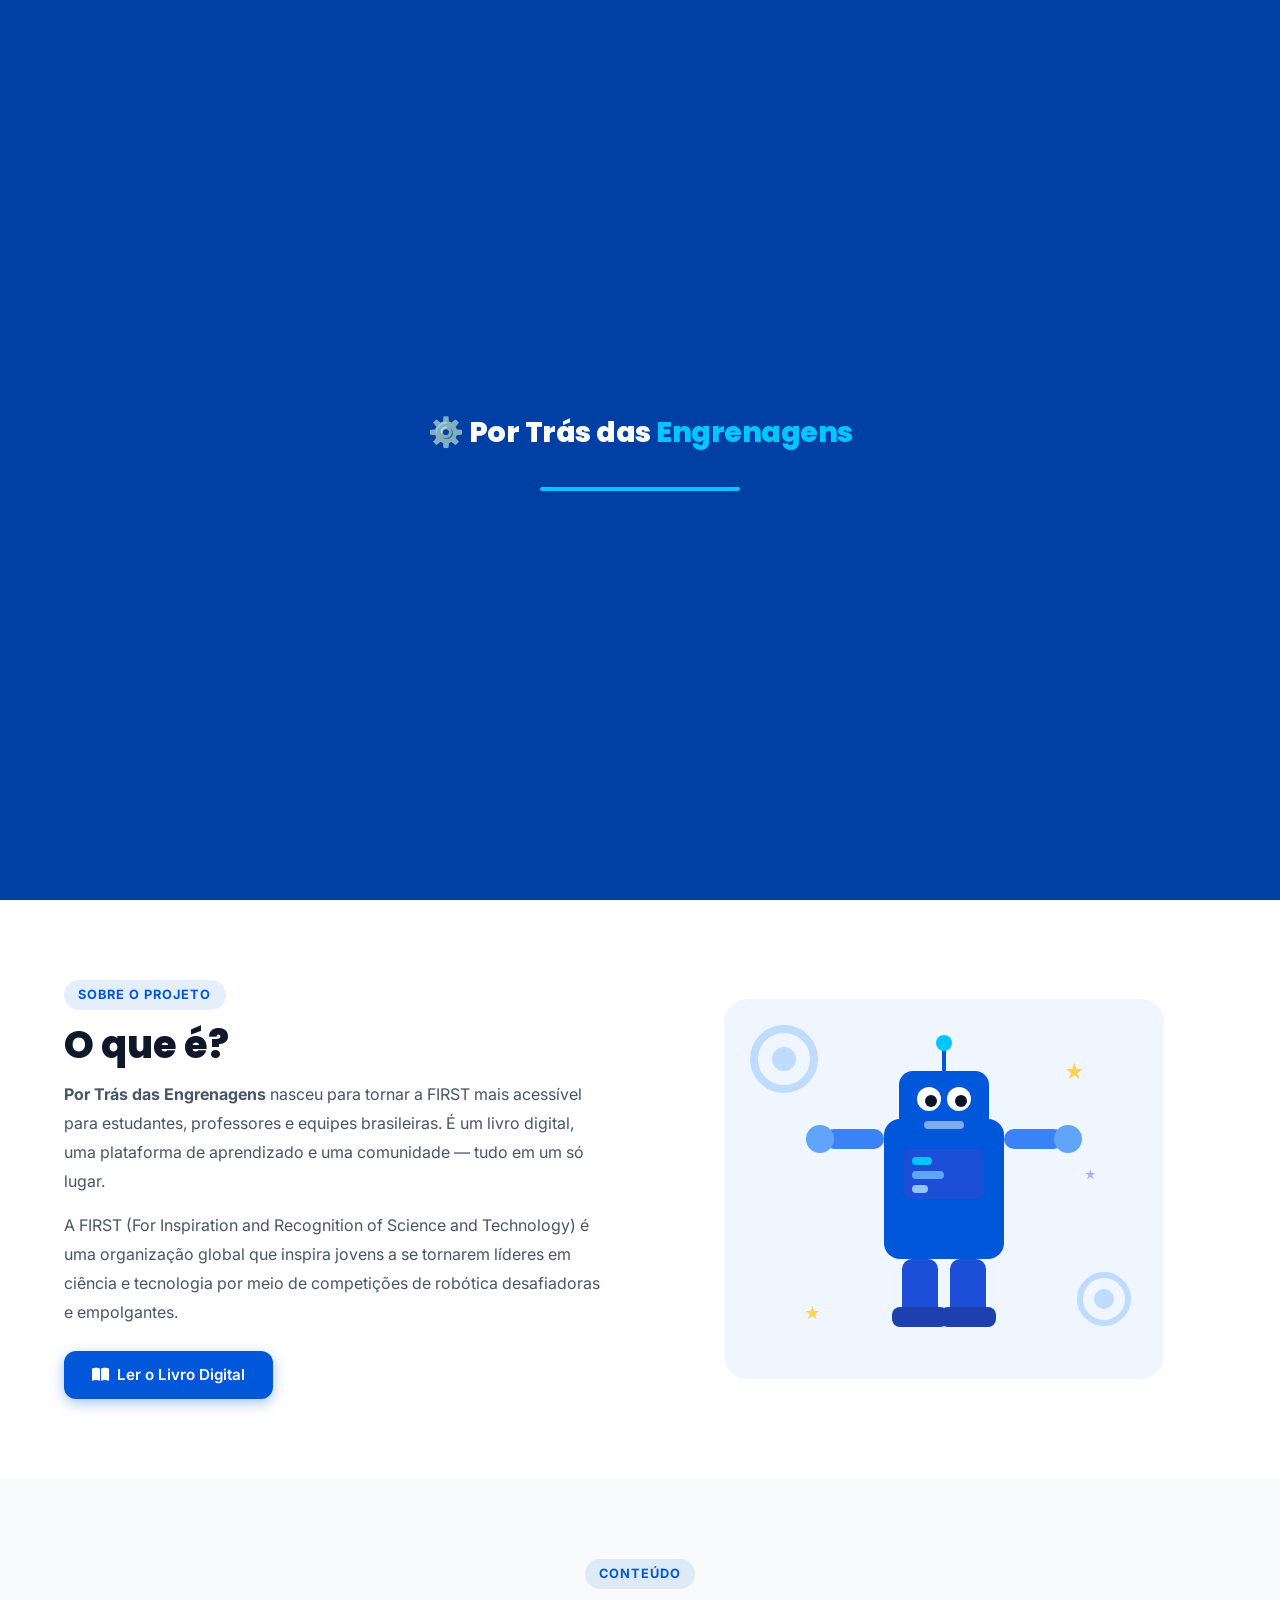
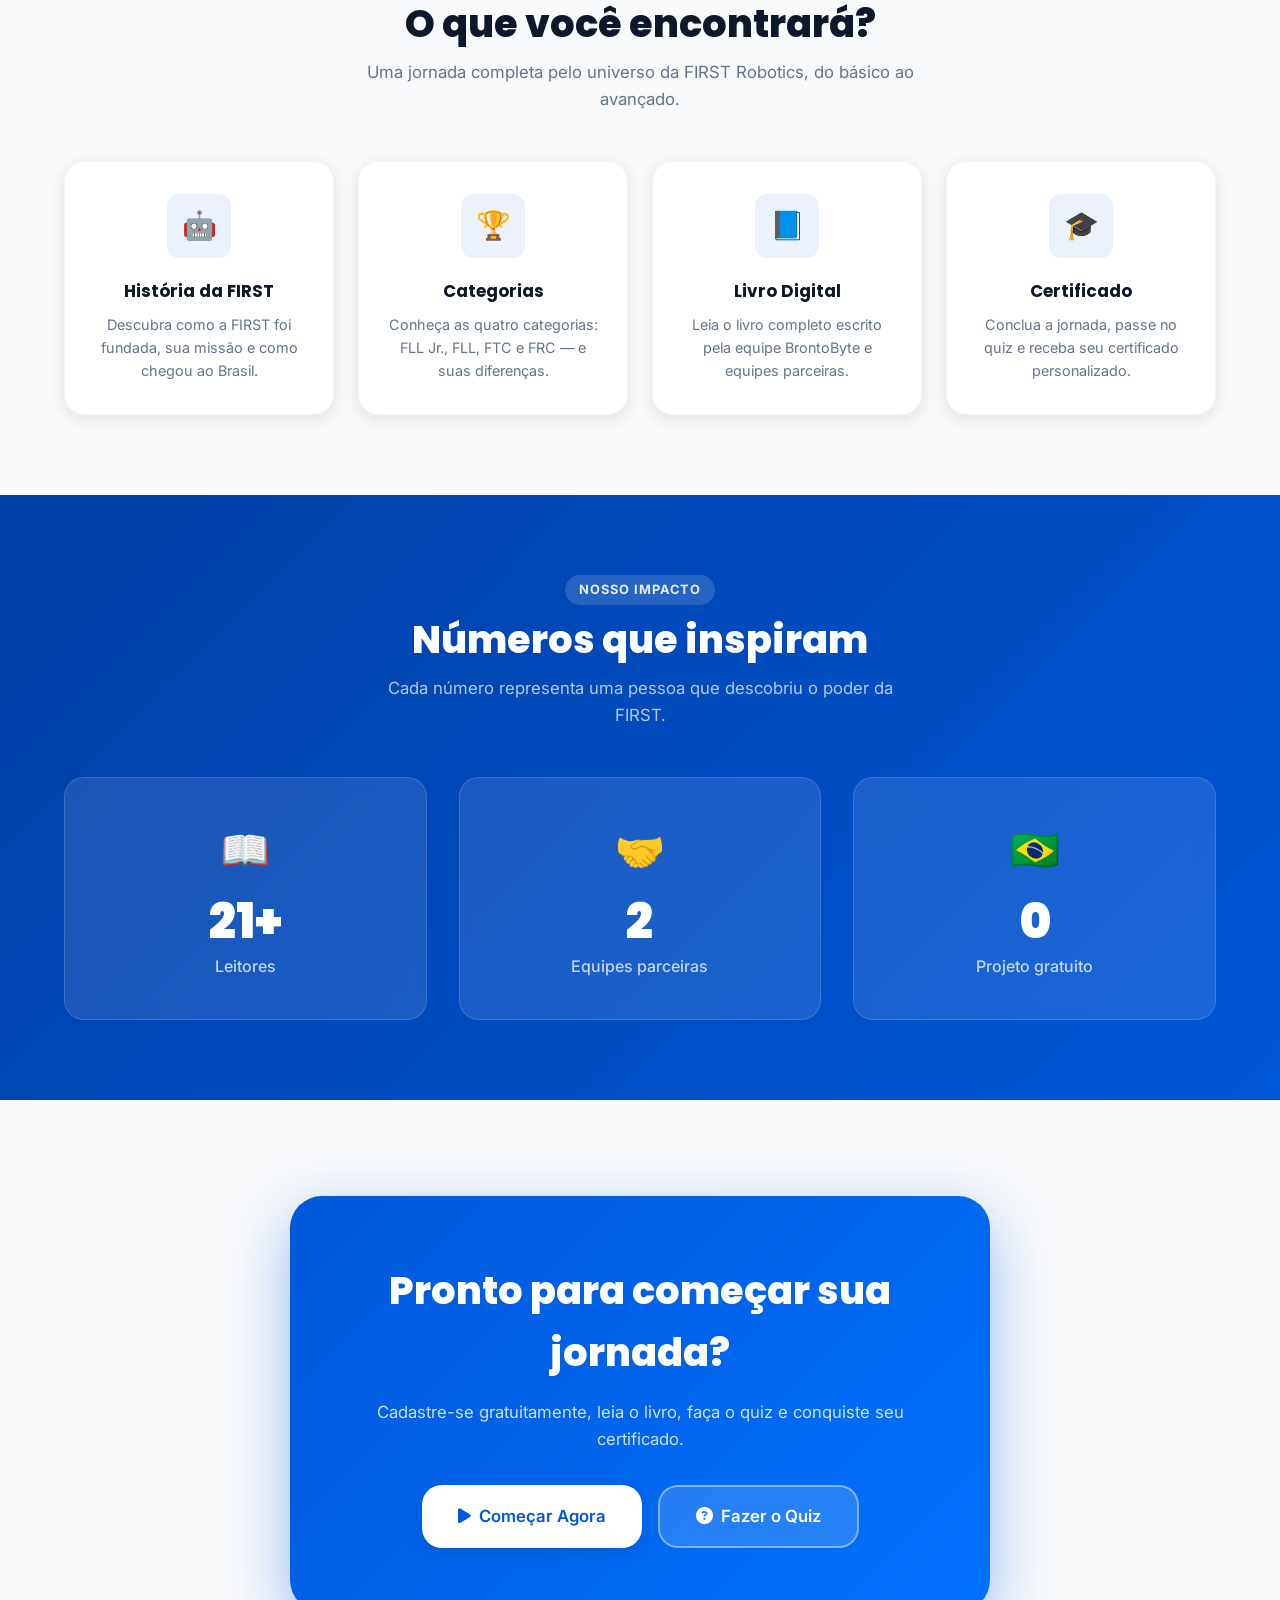
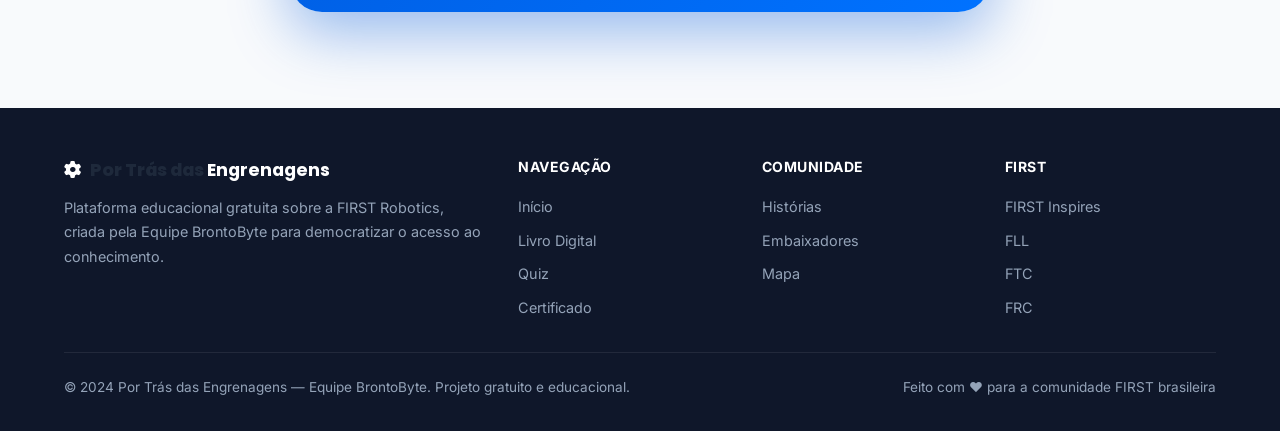
<file: index.html>
<!DOCTYPE html>
<html lang="pt-BR">
<head>
  <!-- ===== Meta Tags SEO ===== -->
  <meta charset="UTF-8" />
  <meta name="viewport" content="width=device-width, initial-scale=1.0" />
  <meta name="description" content="Por Trás das Engrenagens — Plataforma educacional gratuita sobre a FIRST Robotics para estudantes, professores e equipes brasileiras." />
  <meta name="keywords" content="FIRST Robotics, FLL, FTC, FRC, robótica, educação, BrontoByte" />
  <meta name="author" content="Equipe BrontoByte" />
  <meta property="og:title" content="Por Trás das Engrenagens" />
  <meta property="og:description" content="Conheça a FIRST através das histórias de quem vive essa experiência." />
  <meta property="og:type" content="website" />
  <title>Por Trás das Engrenagens | FIRST Robotics</title>

  <!-- ===== Favicon (SVG inline) ===== -->
  <link rel="icon" href="data:image/svg+xml,<svg xmlns='http://www.w3.org/2000/svg' viewBox='0 0 32 32'><rect width='32' height='32' rx='8' fill='%230057D9'/><text y='22' x='6' font-size='18'>⚙️</text></svg>" />

  <!-- ===== Estilos ===== -->
  <link rel="stylesheet" href="css/style.css" />
  <link rel="stylesheet" href="css/home.css" />
  <link rel="stylesheet" href="css/responsivo.css" />

  <!-- Font Awesome -->
  <link rel="stylesheet" href="https://cdnjs.cloudflare.com/ajax/libs/font-awesome/6.5.0/css/all.min.css" />
</head>
<body>

  <!-- ===== Loading Screen ===== -->
  <div id="loading-screen" role="status" aria-label="Carregando">
    <div class="loading-logo">⚙️ Por Trás das <span>Engrenagens</span></div>
    <div class="loading-bar"><div class="loading-bar-fill"></div></div>
  </div>

  <!-- ===== Barra de Progresso da Jornada ===== -->
  <div class="journey-progress" aria-hidden="true">
    <div class="journey-progress-fill" id="journey-fill"></div>
  </div>

  <!-- ===== Navbar ===== -->
  <nav class="navbar" id="navbar" role="navigation" aria-label="Menu principal">
    <a href="index.html" class="nav-logo" aria-label="Página inicial">
      <i class="fa-solid fa-gear"></i>
      <span>Por Trás das <strong>Engrenagens</strong></span>
    </a>

    <ul class="nav-links" id="nav-links" role="menubar">
      <li role="none"><a href="index.html" class="active" role="menuitem">Início</a></li>
      <li role="none"><a href="pages/livro.html" role="menuitem">Livro</a></li>
      <li role="none"><a href="pages/quiz.html" role="menuitem">Quiz</a></li>
      <li role="none"><a href="pages/comunidade.html" role="menuitem">Comunidade</a></li>
      <li role="none"><a href="pages/embaixadores.html" role="menuitem">Embaixadores</a></li>
      <li role="none"><a href="pages/certificado.html" class="nav-cta" role="menuitem"><i class="fa-solid fa-certificate"></i> Certificado</a></li>
    </ul>

    <button class="hamburger" id="hamburger" aria-label="Abrir menu" aria-expanded="false">
      <span></span><span></span><span></span>
    </button>
  </nav>

  <!-- ===== Hero Section ===== -->
  <section class="hero" id="hero" aria-labelledby="hero-title">
    <!-- Formas de fundo decorativas -->
    <div class="hero-bg-shapes" aria-hidden="true">
      <div class="shape shape-1"></div>
      <div class="shape shape-2"></div>
      <div class="shape shape-3"></div>
    </div>

    <div class="hero-content">
      <div class="hero-badge">
        <i class="fa-solid fa-rocket"></i>
        Plataforma educacional gratuita
      </div>

      <h1 class="hero-title" id="hero-title">
        Por Trás das<br />
        <span class="highlight">Engrenagens</span>
      </h1>

      <p class="hero-subtitle">
        Conheça a FIRST através das histórias de quem vive essa experiência.
        Uma jornada educacional para estudantes, professores e equipes brasileiras.
      </p>

      <div class="hero-actions">
        <!-- Abre o modal de início de jornada -->
        <button class="btn btn-primary btn-lg" id="btn-start-journey" aria-haspopup="dialog">
          <i class="fa-solid fa-play"></i> Começar Jornada
        </button>
        <a href="pages/livro.html" class="btn btn-outline btn-lg" style="color:#fff;border-color:rgba(255,255,255,.5);">
          <i class="fa-solid fa-book-open"></i> Conhecer o Livro
        </a>
      </div>
    </div>

    <!-- Indicador de scroll -->
    <div class="hero-scroll" aria-hidden="true">
      <span>Explorar</span>
      <i class="fa-solid fa-chevron-down"></i>
    </div>
  </section>

  <!-- ===== Seção "O que é?" ===== -->
  <section class="section" id="sobre" aria-labelledby="sobre-title">
    <div class="about-grid">
      <!-- Texto -->
      <div class="about-text fade-in-left">
        <span class="section-tag">Sobre o Projeto</span>
        <h2 class="section-title" id="sobre-title">O que é?</h2>
        <p>
          <strong>Por Trás das Engrenagens</strong> nasceu para tornar a FIRST mais acessível
          para estudantes, professores e equipes brasileiras. É um livro digital, uma plataforma
          de aprendizado e uma comunidade — tudo em um só lugar.
        </p>
        <p>
          A FIRST (For Inspiration and Recognition of Science and Technology) é uma organização
          global que inspira jovens a se tornarem líderes em ciência e tecnologia por meio de
          competições de robótica desafiadoras e empolgantes.
        </p>
        <a href="pages/livro.html" class="btn btn-primary">
          <i class="fa-solid fa-book-open"></i> Ler o Livro Digital
        </a>
      </div>

      <!-- Ilustração SVG -->
      <div class="about-illustration fade-in-right" aria-hidden="true">
        <svg viewBox="0 0 440 380" fill="none" xmlns="http://www.w3.org/2000/svg" role="img" aria-label="Ilustração de robótica">
          <!-- Fundo -->
          <rect width="440" height="380" rx="24" fill="#EFF6FF"/>
          <!-- Robô corpo -->
          <rect x="160" y="120" width="120" height="140" rx="16" fill="#0057D9"/>
          <!-- Cabeça -->
          <rect x="175" y="72" width="90" height="70" rx="14" fill="#0057D9"/>
          <!-- Olhos -->
          <circle cx="205" cy="100" r="12" fill="white"/>
          <circle cx="235" cy="100" r="12" fill="white"/>
          <circle cx="207" cy="102" r="6" fill="#0A1628"/>
          <circle cx="237" cy="102" r="6" fill="#0A1628"/>
          <!-- Boca -->
          <rect x="200" y="122" width="40" height="8" rx="4" fill="white" opacity=".5"/>
          <!-- Antena -->
          <line x1="220" y1="72" x2="220" y2="50" stroke="#0057D9" stroke-width="4" stroke-linecap="round"/>
          <circle cx="220" cy="44" r="8" fill="#00C6FF"/>
          <!-- Braços -->
          <rect x="100" y="130" width="60" height="20" rx="10" fill="#3B82F6"/>
          <rect x="280" y="130" width="60" height="20" rx="10" fill="#3B82F6"/>
          <!-- Mãos -->
          <circle cx="96" cy="140" r="14" fill="#60A5FA"/>
          <circle cx="344" cy="140" r="14" fill="#60A5FA"/>
          <!-- Pernas -->
          <rect x="178" y="260" width="36" height="60" rx="10" fill="#1D4ED8"/>
          <rect x="226" y="260" width="36" height="60" rx="10" fill="#1D4ED8"/>
          <!-- Pés -->
          <rect x="168" y="308" width="56" height="20" rx="8" fill="#1E40AF"/>
          <rect x="216" y="308" width="56" height="20" rx="8" fill="#1E40AF"/>
          <!-- Painel do peito -->
          <rect x="180" y="150" width="80" height="50" rx="8" fill="#1D4ED8"/>
          <rect x="188" y="158" width="20" height="8" rx="4" fill="#00C6FF"/>
          <rect x="188" y="172" width="32" height="8" rx="4" fill="#60A5FA"/>
          <rect x="188" y="186" width="16" height="8" rx="4" fill="#93C5FD"/>
          <!-- Engrenagens decorativas -->
          <circle cx="60" cy="60" r="30" fill="none" stroke="#BFDBFE" stroke-width="8"/>
          <circle cx="60" cy="60" r="12" fill="#BFDBFE"/>
          <circle cx="380" cy="300" r="24" fill="none" stroke="#BFDBFE" stroke-width="6"/>
          <circle cx="380" cy="300" r="10" fill="#BFDBFE"/>
          <!-- Estrelas -->
          <text x="340" y="80" font-size="20" fill="#FCD34D">★</text>
          <text x="80" y="320" font-size="16" fill="#FCD34D">★</text>
          <text x="360" y="180" font-size="12" fill="#A5B4FC">★</text>
        </svg>
      </div>
    </div>
  </section>

  <!-- ===== Seção "O que você encontrará?" ===== -->
  <section class="section section-alt" id="recursos" aria-labelledby="recursos-title">
    <div class="section-header fade-in">
      <span class="section-tag">Conteúdo</span>
      <h2 class="section-title" id="recursos-title">O que você encontrará?</h2>
      <p class="section-subtitle">Uma jornada completa pelo universo da FIRST Robotics, do básico ao avançado.</p>
    </div>

    <div class="features-grid">
      <!-- Card 1 -->
      <article class="feature-card fade-in" style="transition-delay:.1s">
        <div class="feature-icon">🤖</div>
        <h3>História da FIRST</h3>
        <p>Descubra como a FIRST foi fundada, sua missão e como chegou ao Brasil.</p>
      </article>
      <!-- Card 2 -->
      <article class="feature-card fade-in" style="transition-delay:.2s">
        <div class="feature-icon">🏆</div>
        <h3>Categorias</h3>
        <p>Conheça as quatro categorias: FLL Jr., FLL, FTC e FRC — e suas diferenças.</p>
      </article>
      <!-- Card 3 -->
      <article class="feature-card fade-in" style="transition-delay:.3s">
        <div class="feature-icon">📘</div>
        <h3>Livro Digital</h3>
        <p>Leia o livro completo escrito pela equipe BrontoByte e equipes parceiras.</p>
      </article>
      <!-- Card 4 -->
      <article class="feature-card fade-in" style="transition-delay:.4s">
        <div class="feature-icon">🎓</div>
        <h3>Certificado</h3>
        <p>Conclua a jornada, passe no quiz e receba seu certificado personalizado.</p>
      </article>
    </div>
  </section>

  <!-- ===== Seção Impacto ===== -->
  <section class="impact-section" id="impacto" aria-labelledby="impacto-title">
    <div class="section-header fade-in">
      <span class="section-tag" style="background:rgba(255,255,255,.15);color:rgba(255,255,255,.9);">Nosso Impacto</span>
      <h2 class="section-title" id="impacto-title">Números que inspiram</h2>
      <p class="section-subtitle">Cada número representa uma pessoa que descobriu o poder da FIRST.</p>
    </div>

    <div class="impact-grid">
      <!-- Os valores são controlados pelo JS (main.js) -->
      <div class="impact-item fade-in" style="transition-delay:.1s">
        <div class="impact-icon">📖</div>
        <div class="impact-number" data-target="60" data-suffix="+">0</div>
        <div class="impact-label">Leitores</div>
      </div>
      <div class="impact-item fade-in" style="transition-delay:.2s">
        <div class="impact-icon">🤝</div>
        <div class="impact-number" data-target="5" data-suffix="">0</div>
        <div class="impact-label">Equipes parceiras</div>
      </div>
      <div class="impact-item fade-in" style="transition-delay:.3s">
        <div class="impact-icon">🇧🇷</div>
        <div class="impact-number" data-target="1" data-suffix="" data-text="Brasil">0</div>
        <div class="impact-label">Projeto gratuito</div>
      </div>
    </div>
  </section>

  <!-- ===== CTA Final ===== -->
  <section class="cta-section" aria-labelledby="cta-title">
    <div class="cta-card fade-in">
      <h2 id="cta-title">Pronto para começar sua jornada?</h2>
      <p>Cadastre-se gratuitamente, leia o livro, faça o quiz e conquiste seu certificado.</p>
      <div class="cta-actions">
        <button class="btn btn-white btn-lg" id="btn-start-journey-2">
          <i class="fa-solid fa-play"></i> Começar Agora
        </button>
        <a href="pages/quiz.html" class="btn btn-lg" style="background:rgba(255,255,255,.15);color:#fff;border:2px solid rgba(255,255,255,.4);">
          <i class="fa-solid fa-question-circle"></i> Fazer o Quiz
        </a>
      </div>
    </div>
  </section>

  <!-- ===== Footer ===== -->
  <footer class="footer" role="contentinfo">
    <div class="footer-grid">
      <div class="footer-brand">
        <div class="nav-logo">
          <i class="fa-solid fa-gear"></i>
          <span>Por Trás das <strong style="color:#fff">Engrenagens</strong></span>
        </div>
        <p>Plataforma educacional gratuita sobre a FIRST Robotics, criada pela Equipe BrontoByte para democratizar o acesso ao conhecimento.</p>
      </div>
      <div class="footer-col">
        <h4>Navegação</h4>
        <ul>
          <li><a href="index.html">Início</a></li>
          <li><a href="pages/livro.html">Livro Digital</a></li>
          <li><a href="pages/quiz.html">Quiz</a></li>
          <li><a href="pages/certificado.html">Certificado</a></li>
        </ul>
      </div>
      <div class="footer-col">
        <h4>Comunidade</h4>
        <ul>
          <li><a href="pages/comunidade.html">Histórias</a></li>
          <li><a href="pages/embaixadores.html">Embaixadores</a></li>
          <li><a href="pages/embaixadores.html#mapa">Mapa</a></li>
        </ul>
      </div>
      <div class="footer-col">
        <h4>FIRST</h4>
        <ul>
          <li><a href="https://www.firstinspires.org" target="_blank" rel="noopener">FIRST Inspires</a></li>
          <li><a href="https://www.firstlegoleague.org" target="_blank" rel="noopener">FLL</a></li>
          <li><a href="https://www.firstinspires.org/robotics/ftc" target="_blank" rel="noopener">FTC</a></li>
          <li><a href="https://www.firstinspires.org/robotics/frc" target="_blank" rel="noopener">FRC</a></li>
        </ul>
      </div>
    </div>
    <div class="footer-bottom">
      <span>© 2024 Por Trás das Engrenagens — Equipe BrontoByte. Projeto gratuito e educacional.</span>
      <span>Feito com ❤️ para a comunidade FIRST brasileira</span>
    </div>
  </footer>

  <!-- ===== Botão Voltar ao Topo ===== -->
  <button id="back-to-top" aria-label="Voltar ao topo" title="Voltar ao topo">
    <i class="fa-solid fa-chevron-up"></i>
  </button>

  <!-- ===== Toast Container ===== -->
  <div id="toast-container" role="status" aria-live="polite"></div>

  <!-- ===== Modal: Início da Jornada ===== -->
  <div class="modal-overlay" id="modal-jornada" role="dialog" aria-modal="true" aria-labelledby="modal-title">
    <div class="modal">
      <button class="modal-close" id="modal-close" aria-label="Fechar modal">
        <i class="fa-solid fa-xmark"></i>
      </button>

      <h2 class="modal-title" id="modal-title">🚀 Iniciar Jornada</h2>
      <p class="modal-subtitle">Preencha seus dados para começar. É gratuito e leva menos de 1 minuto!</p>

      <form id="form-jornada" novalidate>
        <!-- Nome -->
        <div class="form-group">
          <label class="form-label" for="j-nome">Nome completo *</label>
          <input class="form-control" type="text" id="j-nome" name="nome" placeholder="Seu nome" autocomplete="name" />
          <span class="form-error" id="err-nome">Por favor, informe seu nome.</span>
        </div>

        <!-- Email -->
        <div class="form-group">
          <label class="form-label" for="j-email">E-mail *</label>
          <input class="form-control" type="email" id="j-email" name="email" placeholder="seu@email.com" autocomplete="email" />
          <span class="form-error" id="err-email">Informe um e-mail válido.</span>
        </div>

        <!-- Cidade / Estado -->
        <div class="form-row">
          <div class="form-group">
            <label class="form-label" for="j-cidade">Cidade *</label>
            <input class="form-control" type="text" id="j-cidade" name="cidade" placeholder="Sua cidade" />
            <span class="form-error" id="err-cidade">Informe sua cidade.</span>
          </div>
          <div class="form-group">
            <label class="form-label" for="j-estado">Estado *</label>
            <select class="form-control" id="j-estado" name="estado">
              <option value="">Selecione</option>
              <option>AC</option><option>AL</option><option>AP</option><option>AM</option>
              <option>BA</option><option>CE</option><option>DF</option><option>ES</option>
              <option>GO</option><option>MA</option><option>MT</option><option>MS</option>
              <option>MG</option><option>PA</option><option>PB</option><option>PR</option>
              <option>PE</option><option>PI</option><option>RJ</option><option>RN</option>
              <option>RS</option><option>RO</option><option>RR</option><option>SC</option>
              <option>SP</option><option>SE</option><option>TO</option>
            </select>
            <span class="form-error" id="err-estado">Selecione seu estado.</span>
          </div>
        </div>

        <!-- Você é -->
        <div class="form-group">
          <label class="form-label" for="j-perfil">Você é: *</label>
          <select class="form-control" id="j-perfil" name="perfil">
            <option value="">Selecione seu perfil</option>
            <option value="professor">Professor / Técnico</option>
            <option value="fll">Competidor FLL</option>
            <option value="ftc">Competidor FTC</option>
            <option value="frc">Competidor FRC</option>
            <option value="mentor">Mentor</option>
            <option value="outro">Outro</option>
          </select>
          <span class="form-error" id="err-perfil">Selecione seu perfil.</span>
        </div>

        <!-- Conhecia a FIRST? -->
        <div class="form-group">
          <label class="form-label">Conhecia a FIRST? *</label>
          <div class="radio-group" role="radiogroup" aria-label="Conhecia a FIRST?">
            <label class="radio-option">
              <input type="radio" name="conhecia" value="sim" /> Sim, já conhecia
            </label>
            <label class="radio-option">
              <input type="radio" name="conhecia" value="nao" /> Não conhecia
            </label>
          </div>
          <span class="form-error" id="err-conhecia">Selecione uma opção.</span>
        </div>

        <button type="submit" class="btn btn-primary w-full mt-2" style="justify-content:center;">
          <i class="fa-solid fa-arrow-right"></i> Continuar
        </button>
      </form>
    </div>
  </div>

  <!-- ===== Scripts ===== -->
  <script src="js/main.js"></script>
  <script src="js/navigation.js"></script>
  <script src="js/form.js"></script>
</body>
</html>
</file>
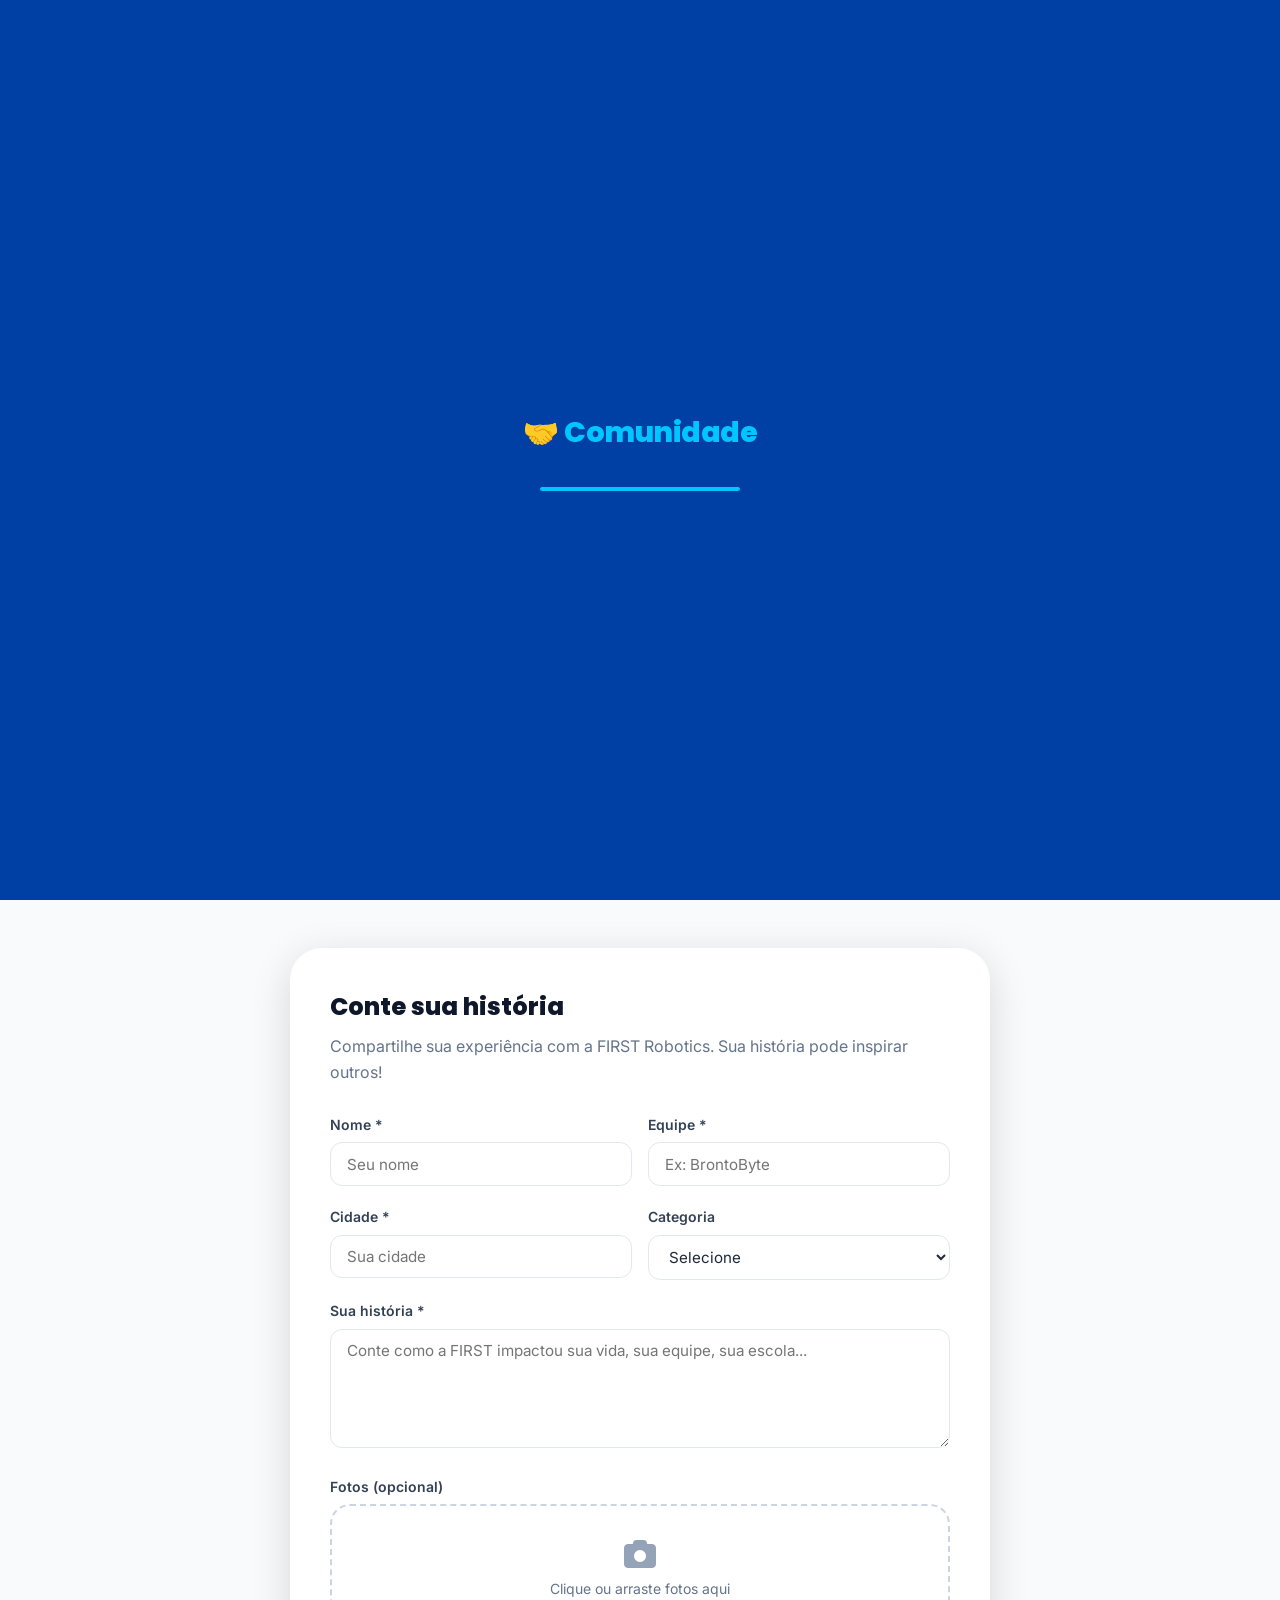
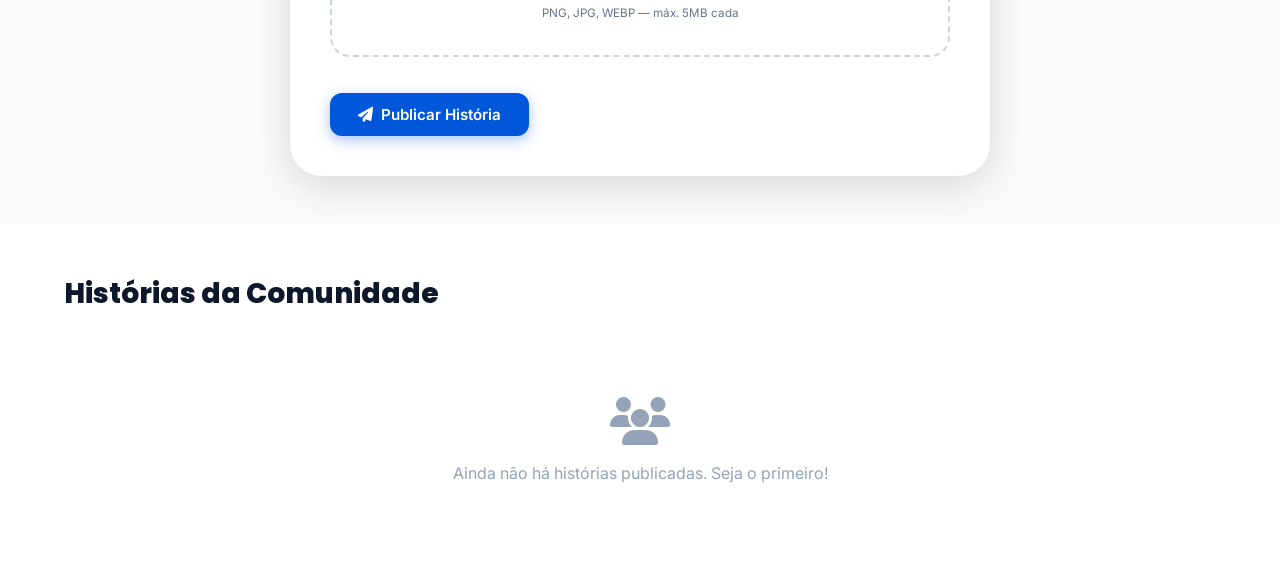
<file: pages/comunidade.html>
<!DOCTYPE html>
<html lang="pt-BR">
<head>
  <meta charset="UTF-8" />
  <meta name="viewport" content="width=device-width, initial-scale=1.0" />
  <meta name="description" content="Compartilhe sua história com a FIRST Robotics na comunidade Por Trás das Engrenagens." />
  <title>Comunidade | Por Trás das Engrenagens</title>
  <link rel="icon" href="data:image/svg+xml,<svg xmlns='http://www.w3.org/2000/svg' viewBox='0 0 32 32'><rect width='32' height='32' rx='8' fill='%230057D9'/><text y='22' x='6' font-size='18'>⚙️</text></svg>" />
  <link rel="stylesheet" href="../css/style.css" />
  <link rel="stylesheet" href="../css/comunidade.css" />
  <link rel="stylesheet" href="../css/responsivo.css" />
  <link rel="stylesheet" href="https://cdnjs.cloudflare.com/ajax/libs/font-awesome/6.5.0/css/all.min.css" />
</head>
<body>

  <div id="loading-screen" role="status">
    <div class="loading-logo">🤝 <span>Comunidade</span></div>
    <div class="loading-bar"><div class="loading-bar-fill"></div></div>
  </div>

  <nav class="navbar" id="navbar">
    <a href="../index.html" class="nav-logo">
      <i class="fa-solid fa-gear"></i>
      <span>Por Trás das <strong>Engrenagens</strong></span>
    </a>
    <ul class="nav-links" id="nav-links">
      <li><a href="../index.html">Início</a></li>
      <li><a href="livro.html">Livro</a></li>
      <li><a href="quiz.html">Quiz</a></li>
      <li><a href="comunidade.html" class="active">Comunidade</a></li>
      <li><a href="embaixadores.html">Embaixadores</a></li>
      <li><a href="certificado.html" class="nav-cta"><i class="fa-solid fa-certificate"></i> Certificado</a></li>
    </ul>
    <button class="hamburger" id="hamburger" aria-label="Menu" aria-expanded="false">
      <span></span><span></span><span></span>
    </button>
  </nav>

  <header class="page-header comunidade-page" style="padding-top:100px;">
    <h1>🤝 Comunidade</h1>
    <p>Conte sua história com a FIRST e inspire outros estudantes e equipes brasileiras</p>
  </header>

  <main>
    <!-- Formulário de história -->
    <section class="story-form-section" aria-labelledby="form-title">
      <div class="story-form-card fade-in">
        <h2 id="form-title">Conte sua história</h2>
        <p>Compartilhe sua experiência com a FIRST Robotics. Sua história pode inspirar outros!</p>

        <form id="form-story" novalidate>
          <div class="form-row">
            <div class="form-group">
              <label class="form-label" for="s-nome">Nome *</label>
              <input class="form-control" type="text" id="s-nome" name="nome" placeholder="Seu nome" />
              <span class="form-error" id="err-s-nome">Informe seu nome.</span>
            </div>
            <div class="form-group">
              <label class="form-label" for="s-equipe">Equipe *</label>
              <input class="form-control" type="text" id="s-equipe" name="equipe" placeholder="Ex: BrontoByte" />
              <span class="form-error" id="err-s-equipe">Informe sua equipe.</span>
            </div>
          </div>

          <div class="form-row">
            <div class="form-group">
              <label class="form-label" for="s-cidade">Cidade *</label>
              <input class="form-control" type="text" id="s-cidade" name="cidade" placeholder="Sua cidade" />
              <span class="form-error" id="err-s-cidade">Informe sua cidade.</span>
            </div>
            <div class="form-group">
              <label class="form-label" for="s-categoria">Categoria</label>
              <select class="form-control" id="s-categoria" name="categoria">
                <option value="">Selecione</option>
                <option value="FLL Jr.">FLL Jr.</option>
                <option value="FLL">FLL</option>
                <option value="FTC">FTC</option>
                <option value="FRC">FRC</option>
              </select>
            </div>
          </div>

          <div class="form-group">
            <label class="form-label" for="s-texto">Sua história *</label>
            <textarea class="form-control" id="s-texto" name="texto" rows="5"
              placeholder="Conte como a FIRST impactou sua vida, sua equipe, sua escola..."></textarea>
            <span class="form-error" id="err-s-texto">Escreva sua história.</span>
          </div>

          <!-- Upload de fotos -->
          <div class="form-group">
            <label class="form-label">Fotos (opcional)</label>
            <div class="photo-upload-area" id="photo-upload-area" role="button" tabindex="0" aria-label="Clique para adicionar fotos">
              <input type="file" id="photo-input" accept="image/*" multiple />
              <i class="fa-solid fa-camera"></i>
              <p>Clique ou arraste fotos aqui<br /><small>PNG, JPG, WEBP — máx. 5MB cada</small></p>
            </div>
            <div class="photo-preview-grid" id="photo-preview-grid"></div>
          </div>

          <button type="submit" class="btn btn-primary">
            <i class="fa-solid fa-paper-plane"></i> Publicar História
          </button>
        </form>
      </div>
    </section>

    <!-- Lista de histórias -->
    <section class="stories-section" aria-labelledby="stories-title">
      <h2 id="stories-title">Histórias da Comunidade</h2>
      <div class="stories-grid" id="stories-grid">
        <!-- Cards gerados pelo JS a partir do LocalStorage -->
        <div style="grid-column:1/-1;text-align:center;padding:3rem;color:var(--gray-400);" id="stories-empty">
          <i class="fa-solid fa-users" style="font-size:3rem;margin-bottom:1rem;display:block;"></i>
          <p>Ainda não há histórias publicadas. Seja o primeiro!</p>
        </div>
      </div>
    </section>
  </main>

  <button id="back-to-top" aria-label="Voltar ao topo"><i class="fa-solid fa-chevron-up"></i></button>
  <div id="toast-container" role="status" aria-live="polite"></div>

  <script src="../js/main.js"></script>
  <script src="../js/navigation.js"></script>
  <script src="../js/comunidade.js"></script>
</body>
</html>
</file>
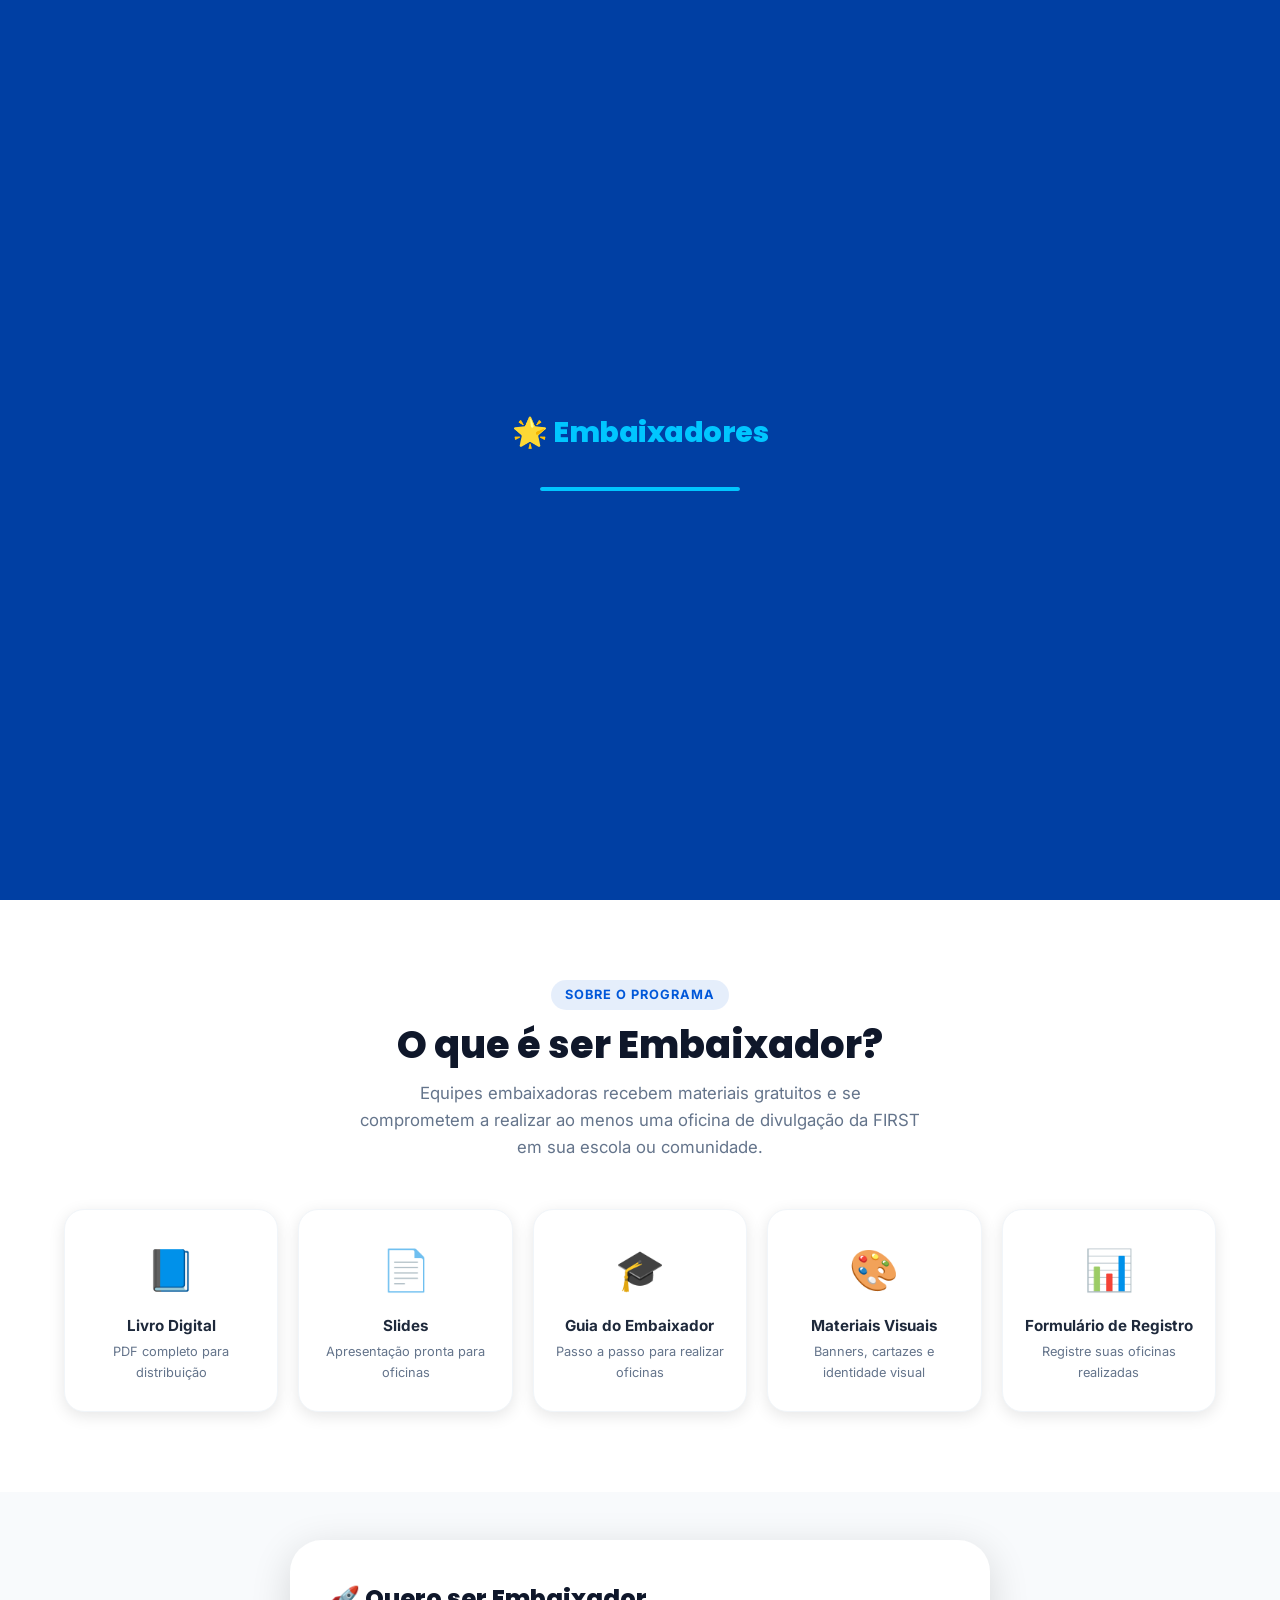
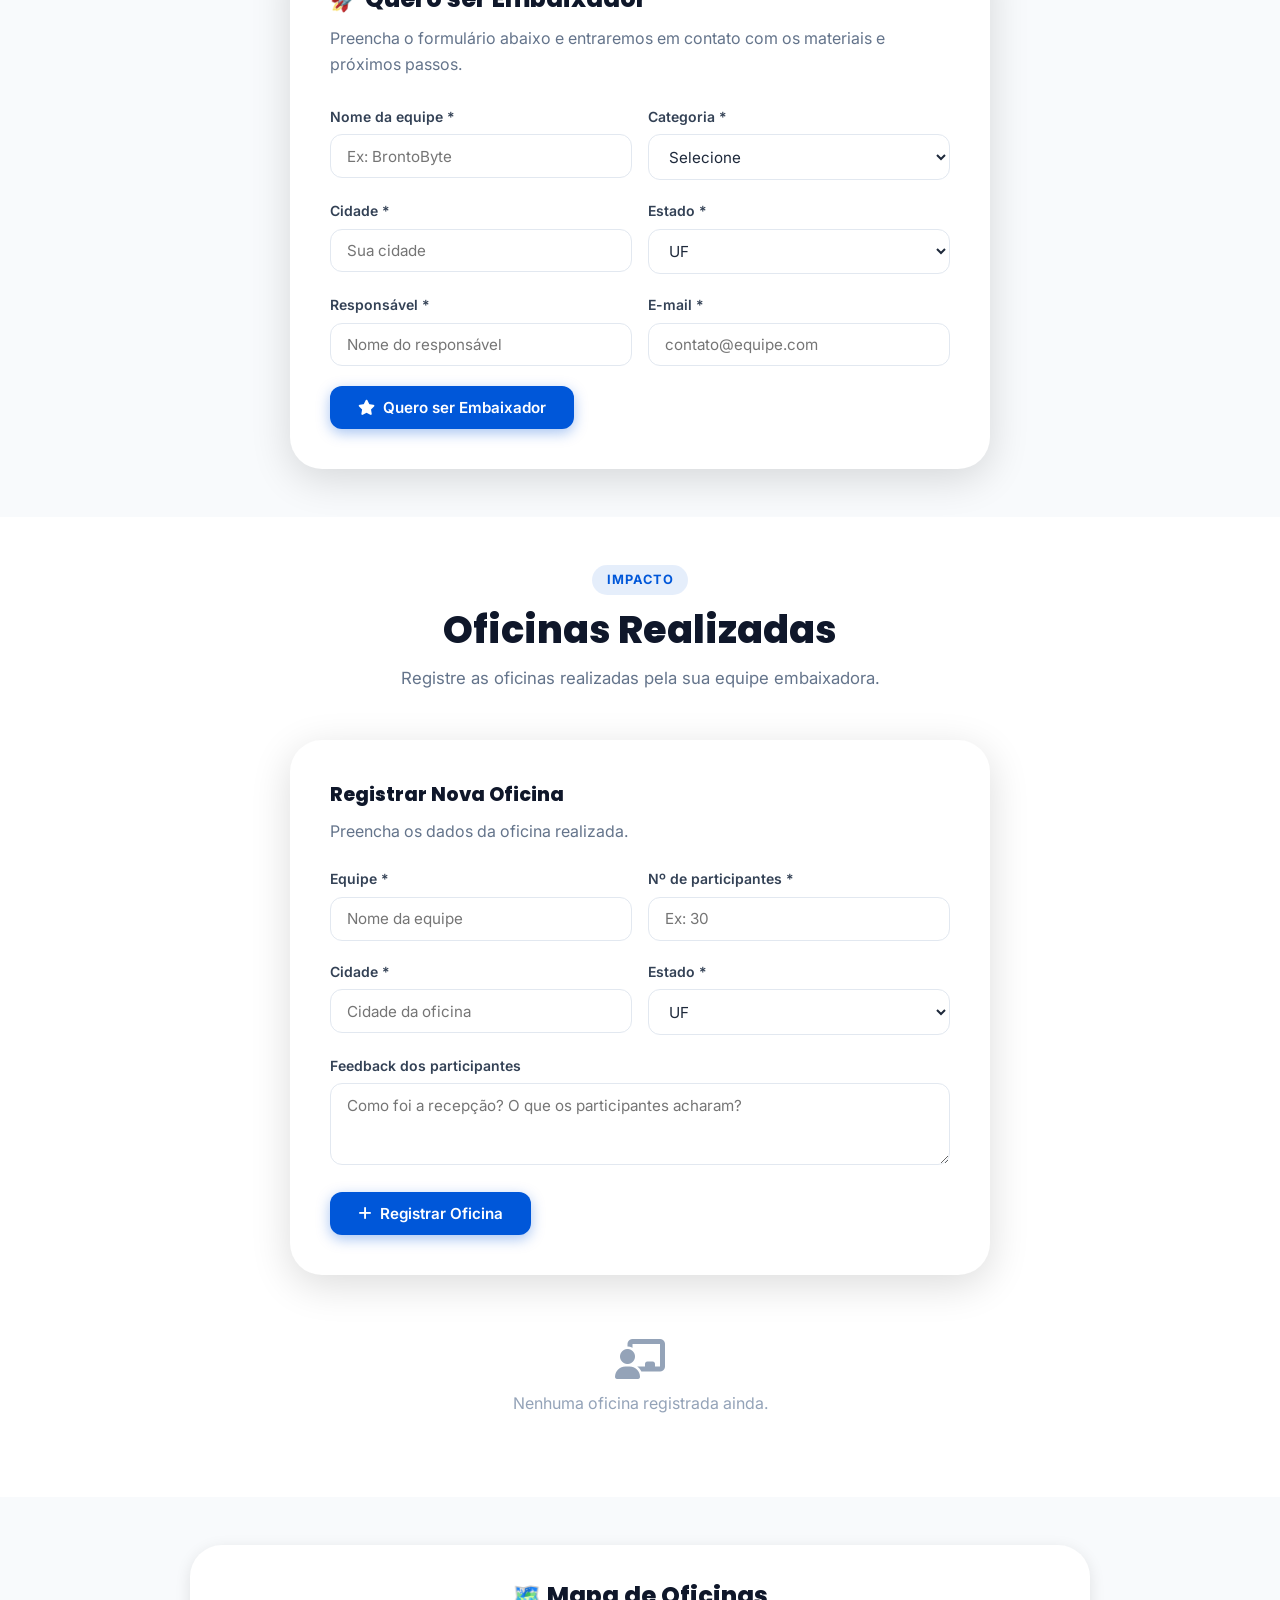
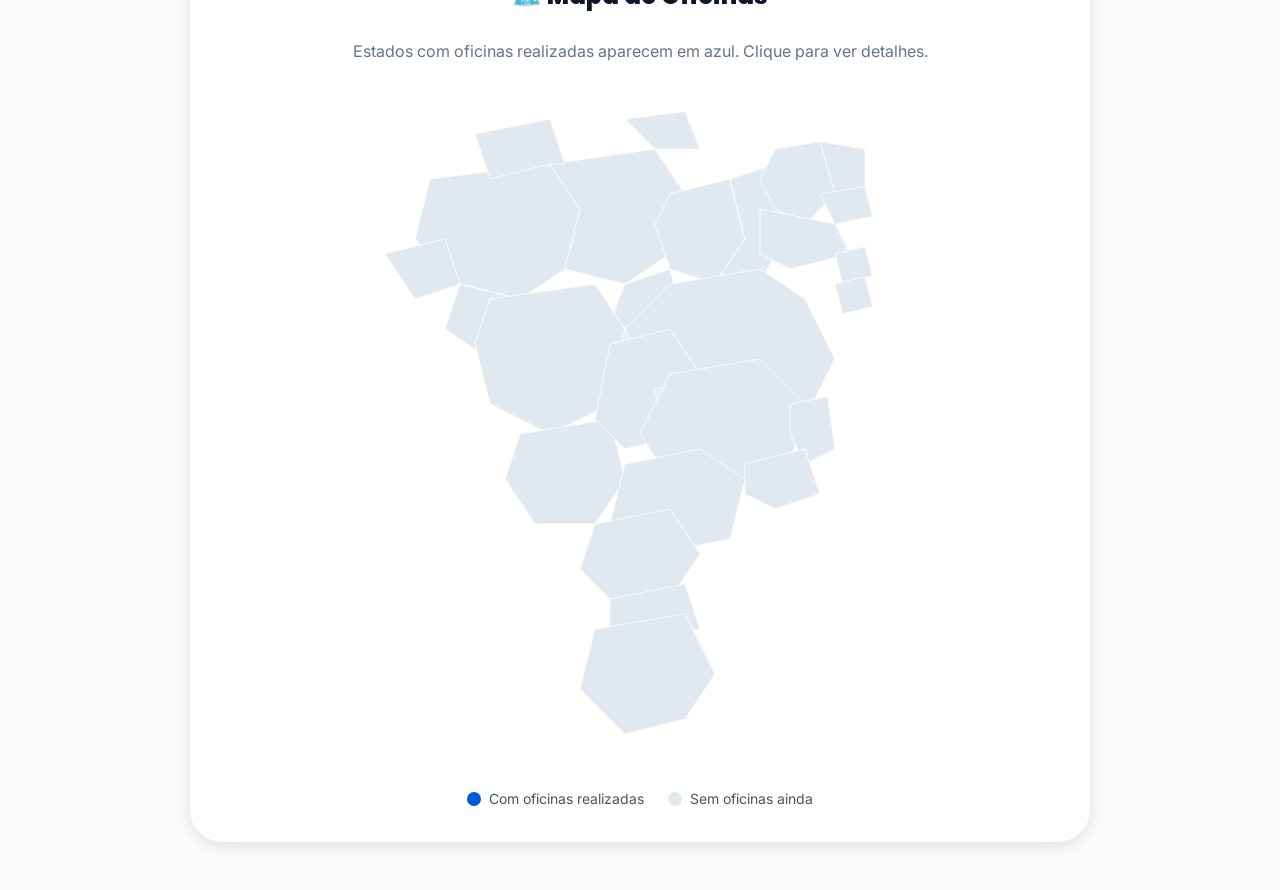
<file: pages/embaixadores.html>
<!DOCTYPE html>
<html lang="pt-BR">
<head>
  <meta charset="UTF-8" />
  <meta name="viewport" content="width=device-width, initial-scale=1.0" />
  <meta name="description" content="Programa de Embaixadores Por Trás das Engrenagens — leve a FIRST para sua escola e comunidade." />
  <title>Embaixadores | Por Trás das Engrenagens</title>
  <link rel="icon" href="data:image/svg+xml,<svg xmlns='http://www.w3.org/2000/svg' viewBox='0 0 32 32'><rect width='32' height='32' rx='8' fill='%230057D9'/><text y='22' x='6' font-size='18'>⚙️</text></svg>" />
  <link rel="stylesheet" href="../css/style.css" />
  <link rel="stylesheet" href="../css/comunidade.css" />
  <link rel="stylesheet" href="../css/responsivo.css" />
  <link rel="stylesheet" href="https://cdnjs.cloudflare.com/ajax/libs/font-awesome/6.5.0/css/all.min.css" />
</head>
<body>

  <div id="loading-screen" role="status">
    <div class="loading-logo">🌟 <span>Embaixadores</span></div>
    <div class="loading-bar"><div class="loading-bar-fill"></div></div>
  </div>

  <nav class="navbar" id="navbar">
    <a href="../index.html" class="nav-logo">
      <i class="fa-solid fa-gear"></i>
      <span>Por Trás das <strong>Engrenagens</strong></span>
    </a>
    <ul class="nav-links" id="nav-links">
      <li><a href="../index.html">Início</a></li>
      <li><a href="livro.html">Livro</a></li>
      <li><a href="quiz.html">Quiz</a></li>
      <li><a href="comunidade.html">Comunidade</a></li>
      <li><a href="embaixadores.html" class="active">Embaixadores</a></li>
      <li><a href="certificado.html" class="nav-cta"><i class="fa-solid fa-certificate"></i> Certificado</a></li>
    </ul>
    <button class="hamburger" id="hamburger" aria-label="Menu" aria-expanded="false">
      <span></span><span></span><span></span>
    </button>
  </nav>

  <header class="page-header embaixadores-page" style="padding-top:100px;">
    <h1>🌟 Programa Embaixadores</h1>
    <p>Qualquer equipe pode participar e levar a FIRST para mais escolas e comunidades</p>
  </header>

  <main>
    <!-- Sobre o programa -->
    <section class="section" aria-labelledby="prog-title">
      <div class="section-header fade-in">
        <span class="section-tag">Sobre o Programa</span>
        <h2 class="section-title" id="prog-title">O que é ser Embaixador?</h2>
        <p class="section-subtitle">
          Equipes embaixadoras recebem materiais gratuitos e se comprometem a realizar ao menos
          uma oficina de divulgação da FIRST em sua escola ou comunidade.
        </p>
      </div>

      <!-- Materiais disponíveis -->
      <div class="materials-grid">
        <div class="material-card fade-in" style="transition-delay:.1s">
          <div class="material-icon">📘</div>
          <h4>Livro Digital</h4>
          <p>PDF completo para distribuição</p>
        </div>
        <div class="material-card fade-in" style="transition-delay:.2s">
          <div class="material-icon">📄</div>
          <h4>Slides</h4>
          <p>Apresentação pronta para oficinas</p>
        </div>
        <div class="material-card fade-in" style="transition-delay:.3s">
          <div class="material-icon">🎓</div>
          <h4>Guia do Embaixador</h4>
          <p>Passo a passo para realizar oficinas</p>
        </div>
        <div class="material-card fade-in" style="transition-delay:.4s">
          <div class="material-icon">🎨</div>
          <h4>Materiais Visuais</h4>
          <p>Banners, cartazes e identidade visual</p>
        </div>
        <div class="material-card fade-in" style="transition-delay:.5s">
          <div class="material-icon">📊</div>
          <h4>Formulário de Registro</h4>
          <p>Registre suas oficinas realizadas</p>
        </div>
      </div>
    </section>

    <!-- Formulário de inscrição -->
    <section class="embaixador-form-section" id="form-embaixador" aria-labelledby="emb-form-title">
      <div class="embaixador-form-card fade-in">
        <h2 id="emb-form-title">🚀 Quero ser Embaixador</h2>
        <p>Preencha o formulário abaixo e entraremos em contato com os materiais e próximos passos.</p>

        <form id="form-emb" novalidate>
          <div class="form-row">
            <div class="form-group">
              <label class="form-label" for="e-equipe">Nome da equipe *</label>
              <input class="form-control" type="text" id="e-equipe" name="equipe" placeholder="Ex: BrontoByte" />
              <span class="form-error" id="err-e-equipe">Informe o nome da equipe.</span>
            </div>
            <div class="form-group">
              <label class="form-label" for="e-categoria">Categoria *</label>
              <select class="form-control" id="e-categoria" name="categoria">
                <option value="">Selecione</option>
                <option value="FLL Jr.">FLL Jr.</option>
                <option value="FLL">FLL</option>
                <option value="FTC">FTC</option>
                <option value="FRC">FRC</option>
              </select>
              <span class="form-error" id="err-e-categoria">Selecione a categoria.</span>
            </div>
          </div>

          <div class="form-row">
            <div class="form-group">
              <label class="form-label" for="e-cidade">Cidade *</label>
              <input class="form-control" type="text" id="e-cidade" name="cidade" placeholder="Sua cidade" />
              <span class="form-error" id="err-e-cidade">Informe a cidade.</span>
            </div>
            <div class="form-group">
              <label class="form-label" for="e-estado">Estado *</label>
              <select class="form-control" id="e-estado" name="estado">
                <option value="">UF</option>
                <option>AC</option><option>AL</option><option>AP</option><option>AM</option>
                <option>BA</option><option>CE</option><option>DF</option><option>ES</option>
                <option>GO</option><option>MA</option><option>MT</option><option>MS</option>
                <option>MG</option><option>PA</option><option>PB</option><option>PR</option>
                <option>PE</option><option>PI</option><option>RJ</option><option>RN</option>
                <option>RS</option><option>RO</option><option>RR</option><option>SC</option>
                <option>SP</option><option>SE</option><option>TO</option>
              </select>
              <span class="form-error" id="err-e-estado">Selecione o estado.</span>
            </div>
          </div>

          <div class="form-row">
            <div class="form-group">
              <label class="form-label" for="e-responsavel">Responsável *</label>
              <input class="form-control" type="text" id="e-responsavel" name="responsavel" placeholder="Nome do responsável" />
              <span class="form-error" id="err-e-responsavel">Informe o responsável.</span>
            </div>
            <div class="form-group">
              <label class="form-label" for="e-email">E-mail *</label>
              <input class="form-control" type="email" id="e-email" name="email" placeholder="contato@equipe.com" />
              <span class="form-error" id="err-e-email">Informe um e-mail válido.</span>
            </div>
          </div>

          <button type="submit" class="btn btn-primary">
            <i class="fa-solid fa-star"></i> Quero ser Embaixador
          </button>
        </form>
      </div>
    </section>

    <!-- Oficinas registradas -->
    <section class="oficinas-section" aria-labelledby="oficinas-title">
      <div class="section-header">
        <span class="section-tag">Impacto</span>
        <h2 class="section-title" id="oficinas-title">Oficinas Realizadas</h2>
        <p class="section-subtitle">Registre as oficinas realizadas pela sua equipe embaixadora.</p>
      </div>

      <!-- Formulário de registro de oficina -->
      <div style="max-width:700px;margin:0 auto 2rem;">
        <div class="embaixador-form-card">
          <h2 style="font-size:1.2rem;">Registrar Nova Oficina</h2>
          <p style="margin-bottom:1.5rem;">Preencha os dados da oficina realizada.</p>
          <form id="form-oficina" novalidate>
            <div class="form-row">
              <div class="form-group">
                <label class="form-label" for="o-equipe">Equipe *</label>
                <input class="form-control" type="text" id="o-equipe" name="equipe" placeholder="Nome da equipe" />
                <span class="form-error" id="err-o-equipe">Informe a equipe.</span>
              </div>
              <div class="form-group">
                <label class="form-label" for="o-participantes">Nº de participantes *</label>
                <input class="form-control" type="number" id="o-participantes" name="participantes" placeholder="Ex: 30" min="1" />
                <span class="form-error" id="err-o-participantes">Informe o número.</span>
              </div>
            </div>
            <div class="form-row">
              <div class="form-group">
                <label class="form-label" for="o-cidade">Cidade *</label>
                <input class="form-control" type="text" id="o-cidade" name="cidade" placeholder="Cidade da oficina" />
                <span class="form-error" id="err-o-cidade">Informe a cidade.</span>
              </div>
              <div class="form-group">
                <label class="form-label" for="o-estado">Estado *</label>
                <select class="form-control" id="o-estado" name="estado">
                  <option value="">UF</option>
                  <option>AC</option><option>AL</option><option>AP</option><option>AM</option>
                  <option>BA</option><option>CE</option><option>DF</option><option>ES</option>
                  <option>GO</option><option>MA</option><option>MT</option><option>MS</option>
                  <option>MG</option><option>PA</option><option>PB</option><option>PR</option>
                  <option>PE</option><option>PI</option><option>RJ</option><option>RN</option>
                  <option>RS</option><option>RO</option><option>RR</option><option>SC</option>
                  <option>SP</option><option>SE</option><option>TO</option>
                </select>
                <span class="form-error" id="err-o-estado">Selecione o estado.</span>
              </div>
            </div>
            <div class="form-group">
              <label class="form-label" for="o-feedback">Feedback dos participantes</label>
              <textarea class="form-control" id="o-feedback" name="feedback" rows="3"
                placeholder="Como foi a recepção? O que os participantes acharam?"></textarea>
            </div>
            <button type="submit" class="btn btn-primary">
              <i class="fa-solid fa-plus"></i> Registrar Oficina
            </button>
          </form>
        </div>
      </div>

      <!-- Cards de oficinas -->
      <div class="oficinas-grid" id="oficinas-grid">
        <div style="grid-column:1/-1;text-align:center;padding:2rem;color:var(--gray-400);" id="oficinas-empty">
          <i class="fa-solid fa-chalkboard-teacher" style="font-size:2.5rem;margin-bottom:.75rem;display:block;"></i>
          <p>Nenhuma oficina registrada ainda.</p>
        </div>
      </div>
    </section>

    <!-- Mapa do Brasil -->
    <section class="mapa-section" id="mapa" aria-labelledby="mapa-title">
      <div class="mapa-container fade-in">
        <h2 id="mapa-title">🗺️ Mapa de Oficinas</h2>
        <p style="text-align:center;color:var(--gray-500);margin-bottom:1.5rem;">
          Estados com oficinas realizadas aparecem em azul. Clique para ver detalhes.
        </p>

        <!-- SVG do Mapa do Brasil -->
        <svg id="brazil-map" viewBox="0 0 800 900" xmlns="http://www.w3.org/2000/svg"
             role="img" aria-label="Mapa do Brasil com estados">
          <!-- Cada path representa um estado — simplificado para fins de demonstração -->
          <!-- Os caminhos reais seriam mais detalhados; aqui usamos formas representativas -->
          <g id="states">
            <!-- Região Norte -->
            <path class="state" id="AM" data-state="AM" data-name="Amazonas"
              d="M 120 120 L 280 100 L 320 160 L 300 240 L 240 280 L 160 260 L 100 200 Z"/>
            <path class="state" id="PA" data-state="PA" data-name="Pará"
              d="M 280 100 L 420 80 L 460 140 L 440 220 L 380 260 L 300 240 L 320 160 Z"/>
            <path class="state" id="RR" data-state="RR" data-name="Roraima"
              d="M 180 60 L 280 40 L 300 100 L 280 100 L 200 120 Z"/>
            <path class="state" id="AP" data-state="AP" data-name="Amapá"
              d="M 380 40 L 460 30 L 480 80 L 420 80 Z"/>
            <path class="state" id="AC" data-state="AC" data-name="Acre"
              d="M 60 220 L 140 200 L 160 260 L 100 280 Z"/>
            <path class="state" id="RO" data-state="RO" data-name="Rondônia"
              d="M 160 260 L 240 280 L 260 340 L 200 360 L 140 320 Z"/>
            <path class="state" id="TO" data-state="TO" data-name="Tocantins"
              d="M 380 260 L 440 240 L 460 320 L 440 400 L 380 420 L 340 360 Z"/>
            <!-- Região Nordeste -->
            <path class="state" id="MA" data-state="MA" data-name="Maranhão"
              d="M 440 140 L 520 120 L 540 200 L 500 260 L 440 240 L 420 180 Z"/>
            <path class="state" id="PI" data-state="PI" data-name="Piauí"
              d="M 520 120 L 580 100 L 600 180 L 560 260 L 500 260 L 540 200 Z"/>
            <path class="state" id="CE" data-state="CE" data-name="Ceará"
              d="M 580 80 L 640 70 L 660 140 L 620 180 L 580 160 L 560 120 Z"/>
            <path class="state" id="RN" data-state="RN" data-name="Rio Grande do Norte"
              d="M 640 70 L 700 80 L 700 130 L 660 140 Z"/>
            <path class="state" id="PB" data-state="PB" data-name="Paraíba"
              d="M 640 140 L 700 130 L 710 170 L 660 180 Z"/>
            <path class="state" id="PE" data-state="PE" data-name="Pernambuco"
              d="M 560 160 L 660 180 L 680 220 L 600 240 L 560 220 Z"/>
            <path class="state" id="AL" data-state="AL" data-name="Alagoas"
              d="M 660 220 L 700 210 L 710 250 L 670 260 Z"/>
            <path class="state" id="SE" data-state="SE" data-name="Sergipe"
              d="M 660 260 L 700 250 L 710 290 L 670 300 Z"/>
            <path class="state" id="BA" data-state="BA" data-name="Bahia"
              d="M 440 260 L 560 240 L 620 280 L 660 360 L 620 440 L 540 480 L 460 460 L 400 400 L 380 320 Z"/>
            <!-- Região Centro-Oeste -->
            <path class="state" id="MT" data-state="MT" data-name="Mato Grosso"
              d="M 200 280 L 340 260 L 380 320 L 360 420 L 280 460 L 200 420 L 180 340 Z"/>
            <path class="state" id="MS" data-state="MS" data-name="Mato Grosso do Sul"
              d="M 240 460 L 360 440 L 380 520 L 340 580 L 260 580 L 220 520 Z"/>
            <path class="state" id="GO" data-state="GO" data-name="Goiás"
              d="M 360 340 L 440 320 L 480 380 L 460 460 L 380 480 L 340 440 Z"/>
            <path class="state" id="DF" data-state="DF" data-name="Distrito Federal"
              d="M 420 400 L 450 395 L 455 420 L 425 425 Z"/>
            <!-- Região Sudeste -->
            <path class="state" id="MG" data-state="MG" data-name="Minas Gerais"
              d="M 440 380 L 560 360 L 620 420 L 600 500 L 520 540 L 440 520 L 400 460 Z"/>
            <path class="state" id="ES" data-state="ES" data-name="Espírito Santo"
              d="M 600 420 L 650 410 L 660 480 L 620 500 L 600 460 Z"/>
            <path class="state" id="RJ" data-state="RJ" data-name="Rio de Janeiro"
              d="M 540 500 L 620 480 L 640 540 L 580 560 L 540 540 Z"/>
            <path class="state" id="SP" data-state="SP" data-name="São Paulo"
              d="M 380 500 L 480 480 L 540 520 L 520 600 L 420 620 L 360 580 Z"/>
            <!-- Região Sul -->
            <path class="state" id="PR" data-state="PR" data-name="Paraná"
              d="M 340 580 L 440 560 L 480 620 L 440 680 L 360 680 L 320 640 Z"/>
            <path class="state" id="SC" data-state="SC" data-name="Santa Catarina"
              d="M 360 680 L 460 660 L 480 720 L 420 740 L 360 720 Z"/>
            <path class="state" id="RS" data-state="RS" data-name="Rio Grande do Sul"
              d="M 340 720 L 460 700 L 500 780 L 460 840 L 380 860 L 320 800 Z"/>
          </g>
        </svg>

        <!-- Legenda -->
        <div class="mapa-legend">
          <div class="legend-item">
            <div class="legend-dot active"></div>
            <span>Com oficinas realizadas</span>
          </div>
          <div class="legend-item">
            <div class="legend-dot inactive"></div>
            <span>Sem oficinas ainda</span>
          </div>
        </div>
      </div>
    </section>
  </main>

  <!-- Tooltip do mapa -->
  <div class="map-tooltip" id="map-tooltip" role="tooltip" aria-hidden="true"></div>

  <button id="back-to-top" aria-label="Voltar ao topo"><i class="fa-solid fa-chevron-up"></i></button>
  <div id="toast-container" role="status" aria-live="polite"></div>

  <script src="../js/main.js"></script>
  <script src="../js/navigation.js"></script>
  <script src="../js/embaixadores.js"></script>
  <script src="../js/mapa.js"></script>
</body>
</html>
</file>
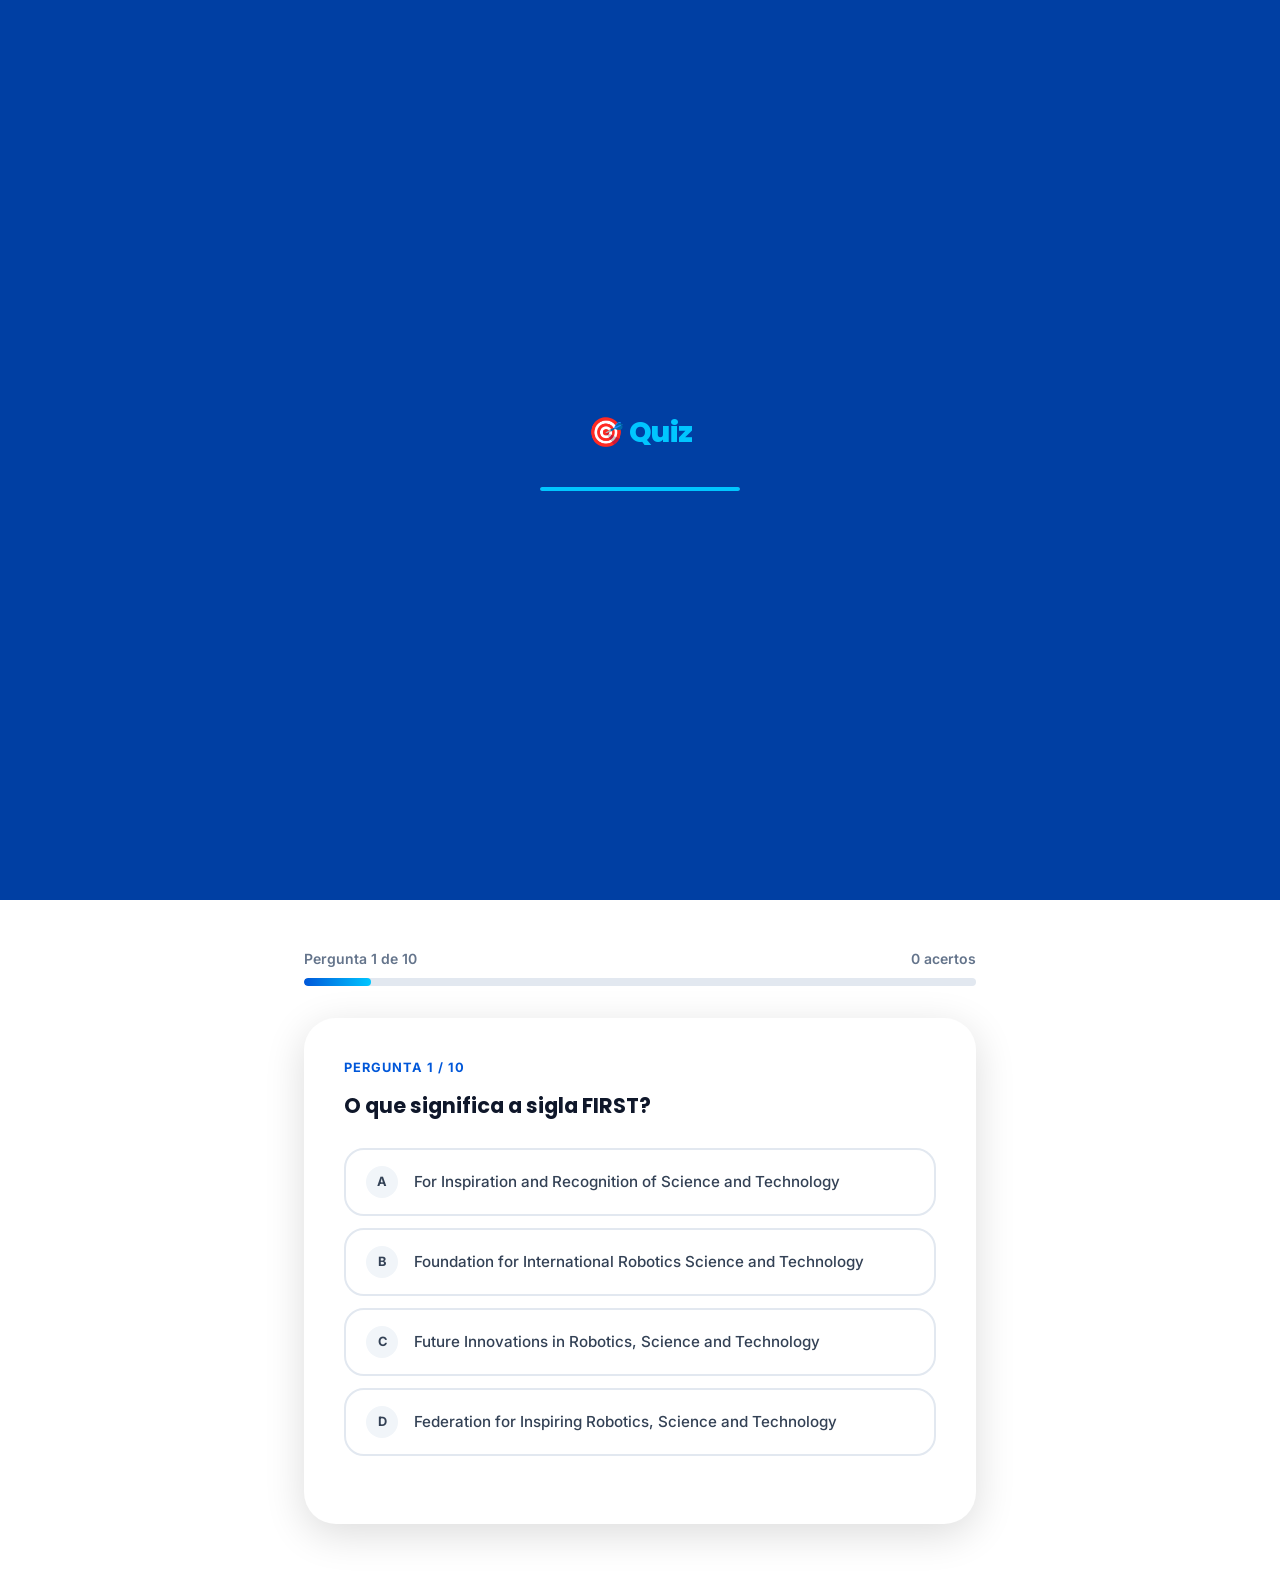
<file: pages/quiz.html>
<!DOCTYPE html>
<html lang="pt-BR">
<head>
  <meta charset="UTF-8" />
  <meta name="viewport" content="width=device-width, initial-scale=1.0" />
  <meta name="description" content="Teste seus conhecimentos sobre a FIRST Robotics no quiz Conhecendo a FIRST." />
  <title>Quiz | Por Trás das Engrenagens</title>
  <link rel="icon" href="data:image/svg+xml,<svg xmlns='http://www.w3.org/2000/svg' viewBox='0 0 32 32'><rect width='32' height='32' rx='8' fill='%230057D9'/><text y='22' x='6' font-size='18'>⚙️</text></svg>" />
  <link rel="stylesheet" href="../css/style.css" />
  <link rel="stylesheet" href="../css/quiz.css" />
  <link rel="stylesheet" href="../css/responsivo.css" />
  <link rel="stylesheet" href="https://cdnjs.cloudflare.com/ajax/libs/font-awesome/6.5.0/css/all.min.css" />
</head>
<body>

  <div id="loading-screen" role="status">
    <div class="loading-logo">🎯 <span>Quiz</span></div>
    <div class="loading-bar"><div class="loading-bar-fill"></div></div>
  </div>

  <nav class="navbar" id="navbar">
    <a href="../index.html" class="nav-logo">
      <i class="fa-solid fa-gear"></i>
      <span>Por Trás das <strong>Engrenagens</strong></span>
    </a>
    <ul class="nav-links" id="nav-links">
      <li><a href="../index.html">Início</a></li>
      <li><a href="livro.html">Livro</a></li>
      <li><a href="quiz.html" class="active">Quiz</a></li>
      <li><a href="comunidade.html">Comunidade</a></li>
      <li><a href="embaixadores.html">Embaixadores</a></li>
      <li><a href="certificado.html" class="nav-cta"><i class="fa-solid fa-certificate"></i> Certificado</a></li>
    </ul>
    <button class="hamburger" id="hamburger" aria-label="Menu" aria-expanded="false">
      <span></span><span></span><span></span>
    </button>
  </nav>

  <header class="quiz-header quiz-page" style="padding-top:100px;">
    <h1>🎯 Conhecendo a FIRST</h1>
    <p>10 perguntas para testar seus conhecimentos sobre a FIRST Robotics</p>
  </header>

  <main class="quiz-container" id="quiz-container">
    <!-- Barra de progresso -->
    <div class="quiz-progress-wrap" id="quiz-progress-wrap">
      <div class="quiz-progress-info">
        <span id="q-current">Pergunta 1 de 10</span>
        <span id="q-score-live">0 acertos</span>
      </div>
      <div class="quiz-progress-bar">
        <div class="quiz-progress-fill" id="quiz-progress-fill" style="width:10%;"></div>
      </div>
    </div>

    <!-- Card da pergunta (gerado pelo JS) -->
    <div id="question-area"></div>
  </main>

  <button id="back-to-top" aria-label="Voltar ao topo"><i class="fa-solid fa-chevron-up"></i></button>
  <div id="toast-container" role="status" aria-live="polite"></div>

  <script src="../js/main.js"></script>
  <script src="../js/navigation.js"></script>
  <script src="../js/quiz.js"></script>
</body>
</html>
</file>
<file: css/style.css>
/* ============================================================
   style.css — Estilos Globais
   Por Trás das Engrenagens | FIRST Robotics
   ============================================================ */

/* ---- Importação de fontes ---- */
@import url('https://fonts.googleapis.com/css2?family=Inter:wght@300;400;500;600;700;800;900&family=Poppins:wght@400;600;700;800&display=swap');

/* ---- Variáveis CSS ---- */
:root {
  --primary:       #0057D9;
  --primary-light: #3B82F6;
  --primary-dark:  #003FA3;
  --accent:        #00C6FF;
  --white:         #FFFFFF;
  --gray-50:       #F8FAFC;
  --gray-100:      #F1F5F9;
  --gray-200:      #E2E8F0;
  --gray-300:      #CBD5E1;
  --gray-400:      #94A3B8;
  --gray-500:      #64748B;
  --gray-600:      #475569;
  --gray-700:      #334155;
  --gray-800:      #1E293B;
  --gray-900:      #0F172A;
  --success:       #22C55E;
  --warning:       #F59E0B;
  --danger:        #EF4444;
  --radius-sm:     6px;
  --radius:        12px;
  --radius-lg:     20px;
  --radius-xl:     32px;
  --shadow-sm:     0 1px 3px rgba(0,0,0,.08), 0 1px 2px rgba(0,0,0,.06);
  --shadow:        0 4px 16px rgba(0,0,0,.10);
  --shadow-lg:     0 10px 40px rgba(0,0,0,.14);
  --shadow-xl:     0 20px 60px rgba(0,0,0,.18);
  --transition:    0.3s cubic-bezier(.4,0,.2,1);
  --font-body:     'Inter', sans-serif;
  --font-heading:  'Poppins', sans-serif;
}

/* ---- Reset ---- */
*, *::before, *::after { box-sizing: border-box; margin: 0; padding: 0; }

html {
  scroll-behavior: smooth;
  font-size: 16px;
}

body {
  font-family: var(--font-body);
  background: var(--white);
  color: var(--gray-800);
  line-height: 1.6;
  overflow-x: hidden;
}

img { max-width: 100%; height: auto; display: block; }
a  { color: inherit; text-decoration: none; }
ul { list-style: none; }
button { cursor: pointer; border: none; background: none; font-family: inherit; }
input, select, textarea { font-family: inherit; }

/* ---- Loading Screen ---- */
#loading-screen {
  position: fixed;
  inset: 0;
  background: var(--primary-dark);
  display: flex;
  flex-direction: column;
  align-items: center;
  justify-content: center;
  z-index: 9999;
  transition: opacity .5s ease, visibility .5s ease;
}
#loading-screen.hidden { opacity: 0; visibility: hidden; pointer-events: none; }
.loading-logo {
  font-family: var(--font-heading);
  font-size: 1.8rem;
  font-weight: 800;
  color: var(--white);
  margin-bottom: 2rem;
  letter-spacing: -0.5px;
}
.loading-logo span { color: var(--accent); }
.loading-bar {
  width: 200px;
  height: 4px;
  background: rgba(255,255,255,.2);
  border-radius: 99px;
  overflow: hidden;
}
.loading-bar-fill {
  height: 100%;
  background: var(--accent);
  border-radius: 99px;
  animation: loadFill 1.5s ease forwards;
}
@keyframes loadFill { from { width: 0; } to { width: 100%; } }

/* ---- Navbar ---- */
.navbar {
  position: fixed;
  top: 0; left: 0; right: 0;
  height: 70px;
  display: flex;
  align-items: center;
  justify-content: space-between;
  padding: 0 5%;
  background: rgba(255,255,255,.85);
  backdrop-filter: blur(16px);
  -webkit-backdrop-filter: blur(16px);
  border-bottom: 1px solid var(--gray-200);
  z-index: 1000;
  transition: box-shadow var(--transition);
}
.navbar.scrolled { box-shadow: var(--shadow); }

.nav-logo {
  font-family: var(--font-heading);
  font-size: 1.1rem;
  font-weight: 800;
  color: var(--primary);
  display: flex;
  align-items: center;
  gap: .5rem;
}
.nav-logo span { color: var(--gray-800); }

.nav-links {
  display: flex;
  align-items: center;
  gap: 2rem;
}
.nav-links a {
  font-size: .9rem;
  font-weight: 500;
  color: var(--gray-600);
  transition: color var(--transition);
  position: relative;
}
.nav-links a::after {
  content: '';
  position: absolute;
  bottom: -4px; left: 0;
  width: 0; height: 2px;
  background: var(--primary);
  border-radius: 99px;
  transition: width var(--transition);
}
.nav-links a:hover, .nav-links a.active { color: var(--primary); }
.nav-links a:hover::after, .nav-links a.active::after { width: 100%; }

.nav-cta {
  background: var(--primary);
  color: var(--white) !important;
  padding: .5rem 1.2rem;
  border-radius: var(--radius);
  font-weight: 600 !important;
  transition: background var(--transition), transform var(--transition) !important;
}
.nav-cta:hover { background: var(--primary-dark) !important; transform: translateY(-1px); }
.nav-cta::after { display: none !important; }

.hamburger {
  display: none;
  flex-direction: column;
  gap: 5px;
  padding: 4px;
}
.hamburger span {
  display: block;
  width: 24px; height: 2px;
  background: var(--gray-700);
  border-radius: 99px;
  transition: var(--transition);
}
.hamburger.open span:nth-child(1) { transform: translateY(7px) rotate(45deg); }
.hamburger.open span:nth-child(2) { opacity: 0; }
.hamburger.open span:nth-child(3) { transform: translateY(-7px) rotate(-45deg); }

/* ---- Botões ---- */
.btn {
  display: inline-flex;
  align-items: center;
  gap: .5rem;
  padding: .75rem 1.75rem;
  border-radius: var(--radius);
  font-weight: 600;
  font-size: .95rem;
  transition: all var(--transition);
  cursor: pointer;
  border: none;
}
.btn-primary {
  background: var(--primary);
  color: var(--white);
  box-shadow: 0 4px 14px rgba(0,87,217,.35);
}
.btn-primary:hover { background: var(--primary-dark); transform: translateY(-2px); box-shadow: 0 6px 20px rgba(0,87,217,.45); }
.btn-outline {
  background: transparent;
  color: var(--primary);
  border: 2px solid var(--primary);
}
.btn-outline:hover { background: var(--primary); color: var(--white); transform: translateY(-2px); }
.btn-white {
  background: var(--white);
  color: var(--primary);
  box-shadow: var(--shadow);
}
.btn-white:hover { transform: translateY(-2px); box-shadow: var(--shadow-lg); }
.btn-lg { padding: 1rem 2.25rem; font-size: 1.05rem; border-radius: var(--radius-lg); }

/* ---- Seções ---- */
.section { padding: 5rem 5%; }
.section-alt { background: var(--gray-50); }

.section-header { text-align: center; margin-bottom: 3rem; }
.section-tag {
  display: inline-block;
  background: rgba(0,87,217,.1);
  color: var(--primary);
  font-size: .8rem;
  font-weight: 700;
  letter-spacing: 1px;
  text-transform: uppercase;
  padding: .3rem .9rem;
  border-radius: 99px;
  margin-bottom: .75rem;
}
.section-title {
  font-family: var(--font-heading);
  font-size: clamp(1.8rem, 3vw, 2.5rem);
  font-weight: 800;
  color: var(--gray-900);
  line-height: 1.2;
  margin-bottom: .75rem;
}
.section-subtitle {
  font-size: 1.05rem;
  color: var(--gray-500);
  max-width: 560px;
  margin: 0 auto;
}

/* ---- Cards ---- */
.card {
  background: var(--white);
  border-radius: var(--radius-lg);
  box-shadow: var(--shadow);
  padding: 2rem;
  transition: transform var(--transition), box-shadow var(--transition);
}
.card:hover { transform: translateY(-6px); box-shadow: var(--shadow-lg); }

/* ---- Grid ---- */
.grid-2 { display: grid; grid-template-columns: repeat(2, 1fr); gap: 1.5rem; }
.grid-3 { display: grid; grid-template-columns: repeat(3, 1fr); gap: 1.5rem; }
.grid-4 { display: grid; grid-template-columns: repeat(4, 1fr); gap: 1.5rem; }

/* ---- Modal ---- */
.modal-overlay {
  position: fixed;
  inset: 0;
  background: rgba(15,23,42,.6);
  backdrop-filter: blur(6px);
  display: flex;
  align-items: center;
  justify-content: center;
  z-index: 2000;
  opacity: 0;
  visibility: hidden;
  transition: opacity var(--transition), visibility var(--transition);
  padding: 1rem;
}
.modal-overlay.active { opacity: 1; visibility: visible; }
.modal {
  background: var(--white);
  border-radius: var(--radius-xl);
  padding: 2.5rem;
  width: 100%;
  max-width: 540px;
  max-height: 90vh;
  overflow-y: auto;
  box-shadow: var(--shadow-xl);
  transform: scale(.95) translateY(20px);
  transition: transform var(--transition);
  position: relative;
}
.modal-overlay.active .modal { transform: scale(1) translateY(0); }
.modal-close {
  position: absolute;
  top: 1.25rem; right: 1.25rem;
  width: 36px; height: 36px;
  border-radius: 50%;
  background: var(--gray-100);
  display: flex; align-items: center; justify-content: center;
  font-size: 1.1rem;
  color: var(--gray-500);
  transition: background var(--transition), color var(--transition);
}
.modal-close:hover { background: var(--gray-200); color: var(--gray-800); }
.modal-title {
  font-family: var(--font-heading);
  font-size: 1.5rem;
  font-weight: 800;
  color: var(--gray-900);
  margin-bottom: .5rem;
}
.modal-subtitle { font-size: .95rem; color: var(--gray-500); margin-bottom: 1.75rem; }

/* ---- Formulários ---- */
.form-group { margin-bottom: 1.25rem; }
.form-label {
  display: block;
  font-size: .875rem;
  font-weight: 600;
  color: var(--gray-700);
  margin-bottom: .4rem;
}
.form-control {
  width: 100%;
  padding: .7rem 1rem;
  border: 1.5px solid var(--gray-200);
  border-radius: var(--radius);
  font-size: .95rem;
  color: var(--gray-800);
  background: var(--white);
  transition: border-color var(--transition), box-shadow var(--transition);
  outline: none;
}
.form-control:focus { border-color: var(--primary); box-shadow: 0 0 0 3px rgba(0,87,217,.12); }
.form-control.error { border-color: var(--danger); }
.form-control.error:focus { box-shadow: 0 0 0 3px rgba(239,68,68,.12); }
.form-error {
  font-size: .8rem;
  color: var(--danger);
  margin-top: .3rem;
  display: none;
}
.form-error.show { display: block; }
.form-row { display: grid; grid-template-columns: 1fr 1fr; gap: 1rem; }

/* ---- Toast ---- */
#toast-container {
  position: fixed;
  bottom: 2rem; right: 2rem;
  z-index: 9000;
  display: flex;
  flex-direction: column;
  gap: .75rem;
}
.toast {
  display: flex;
  align-items: center;
  gap: .75rem;
  background: var(--gray-900);
  color: var(--white);
  padding: .9rem 1.4rem;
  border-radius: var(--radius-lg);
  box-shadow: var(--shadow-lg);
  font-size: .9rem;
  font-weight: 500;
  min-width: 260px;
  animation: toastIn .35s ease forwards;
}
.toast.success { background: var(--success); }
.toast.error   { background: var(--danger); }
.toast.warning { background: var(--warning); color: var(--gray-900); }
.toast.hide    { animation: toastOut .35s ease forwards; }
@keyframes toastIn  { from { opacity:0; transform:translateX(60px); } to { opacity:1; transform:translateX(0); } }
@keyframes toastOut { from { opacity:1; transform:translateX(0); }    to { opacity:0; transform:translateX(60px); } }

/* ---- Back to Top ---- */
#back-to-top {
  position: fixed;
  bottom: 2rem; left: 2rem;
  width: 44px; height: 44px;
  border-radius: 50%;
  background: var(--primary);
  color: var(--white);
  display: flex; align-items: center; justify-content: center;
  font-size: 1.1rem;
  box-shadow: var(--shadow);
  opacity: 0;
  visibility: hidden;
  transition: all var(--transition);
  z-index: 800;
}
#back-to-top.visible { opacity: 1; visibility: visible; }
#back-to-top:hover { background: var(--primary-dark); transform: translateY(-3px); }

/* ---- Progress Bar (jornada) ---- */
.journey-progress {
  position: fixed;
  top: 70px; left: 0; right: 0;
  height: 3px;
  background: var(--gray-200);
  z-index: 999;
}
.journey-progress-fill {
  height: 100%;
  background: linear-gradient(90deg, var(--primary), var(--accent));
  border-radius: 0 99px 99px 0;
  transition: width .4s ease;
}

/* ---- Animações de entrada ---- */
.fade-in { opacity: 0; transform: translateY(30px); transition: opacity .6s ease, transform .6s ease; }
.fade-in.visible { opacity: 1; transform: translateY(0); }
.fade-in-left  { opacity: 0; transform: translateX(-30px); transition: opacity .6s ease, transform .6s ease; }
.fade-in-left.visible { opacity: 1; transform: translateX(0); }
.fade-in-right { opacity: 0; transform: translateX(30px); transition: opacity .6s ease, transform .6s ease; }
.fade-in-right.visible { opacity: 1; transform: translateX(0); }

/* ---- Footer ---- */
.footer {
  background: var(--gray-900);
  color: var(--gray-400);
  padding: 3rem 5% 2rem;
}
.footer-grid {
  display: grid;
  grid-template-columns: 2fr 1fr 1fr 1fr;
  gap: 2rem;
  margin-bottom: 2rem;
}
.footer-brand .nav-logo { color: var(--white); margin-bottom: .75rem; }
.footer-brand p { font-size: .9rem; line-height: 1.7; }
.footer-col h4 {
  font-size: .875rem;
  font-weight: 700;
  color: var(--white);
  text-transform: uppercase;
  letter-spacing: .5px;
  margin-bottom: 1rem;
}
.footer-col ul li + li { margin-top: .5rem; }
.footer-col ul li a { font-size: .9rem; transition: color var(--transition); }
.footer-col ul li a:hover { color: var(--white); }
.footer-bottom {
  border-top: 1px solid rgba(255,255,255,.08);
  padding-top: 1.5rem;
  display: flex;
  align-items: center;
  justify-content: space-between;
  font-size: .85rem;
}
.footer-bottom a { color: var(--primary-light); }

/* ---- Utilitários ---- */
.text-center { text-align: center; }
.text-primary { color: var(--primary); }
.mt-1 { margin-top: .5rem; }
.mt-2 { margin-top: 1rem; }
.mt-3 { margin-top: 1.5rem; }
.mb-1 { margin-bottom: .5rem; }
.mb-2 { margin-bottom: 1rem; }
.mb-3 { margin-bottom: 1.5rem; }
.w-full { width: 100%; }
</file>
<file: css/home.css>
/* ============================================================
   home.css — Estilos da Página Inicial
   ============================================================ */

/* ---- Hero Section ---- */
.hero {
  min-height: 100vh;
  display: flex;
  align-items: center;
  position: relative;
  overflow: hidden;
  background: linear-gradient(135deg, #0a1628 0%, #0d2060 50%, #0057D9 100%);
  padding: 0 5%;
}

.hero-bg-shapes {
  position: absolute;
  inset: 0;
  pointer-events: none;
  overflow: hidden;
}
.hero-bg-shapes .shape {
  position: absolute;
  border-radius: 50%;
  filter: blur(60px);
  opacity: .25;
}
.shape-1 { width: 600px; height: 600px; background: #00C6FF; top: -200px; right: -100px; }
.shape-2 { width: 400px; height: 400px; background: #0057D9; bottom: -100px; left: -100px; }
.shape-3 { width: 300px; height: 300px; background: #3B82F6; top: 40%; right: 20%; }

.hero-content {
  position: relative;
  z-index: 2;
  max-width: 700px;
  animation: heroIn .9s ease forwards;
}
@keyframes heroIn { from { opacity:0; transform:translateY(40px); } to { opacity:1; transform:translateY(0); } }

.hero-badge {
  display: inline-flex;
  align-items: center;
  gap: .5rem;
  background: rgba(255,255,255,.12);
  backdrop-filter: blur(8px);
  border: 1px solid rgba(255,255,255,.2);
  color: rgba(255,255,255,.9);
  font-size: .8rem;
  font-weight: 600;
  padding: .35rem .9rem;
  border-radius: 99px;
  margin-bottom: 1.5rem;
  letter-spacing: .5px;
}
.hero-badge i { color: var(--accent); }

.hero-title {
  font-family: var(--font-heading);
  font-size: clamp(2.5rem, 5vw, 4.5rem);
  font-weight: 900;
  color: var(--white);
  line-height: 1.1;
  margin-bottom: 1.25rem;
  letter-spacing: -1px;
}
.hero-title .highlight {
  background: linear-gradient(90deg, var(--accent), #7DD3FC);
  -webkit-background-clip: text;
  -webkit-text-fill-color: transparent;
  background-clip: text;
}

.hero-subtitle {
  font-size: clamp(1rem, 2vw, 1.2rem);
  color: rgba(255,255,255,.75);
  line-height: 1.7;
  margin-bottom: 2.5rem;
  max-width: 560px;
}

.hero-actions {
  display: flex;
  gap: 1rem;
  flex-wrap: wrap;
}

.hero-scroll {
  position: absolute;
  bottom: 2.5rem;
  left: 50%;
  transform: translateX(-50%);
  display: flex;
  flex-direction: column;
  align-items: center;
  gap: .5rem;
  color: rgba(255,255,255,.5);
  font-size: .8rem;
  animation: bounce 2s infinite;
}
.hero-scroll i { font-size: 1.2rem; }
@keyframes bounce { 0%,100%{transform:translateX(-50%) translateY(0);} 50%{transform:translateX(-50%) translateY(8px);} }

/* ---- O que é? ---- */
.about-grid {
  display: grid;
  grid-template-columns: 1fr 1fr;
  gap: 4rem;
  align-items: center;
}
.about-text .section-tag { margin-bottom: .75rem; }
.about-text .section-title { text-align: left; }
.about-text p { color: var(--gray-600); line-height: 1.8; margin-bottom: 1rem; }
.about-text p:last-of-type { margin-bottom: 1.5rem; }

.about-illustration {
  display: flex;
  align-items: center;
  justify-content: center;
}
.about-illustration svg { width: 100%; max-width: 440px; }

/* ---- Cards de recursos ---- */
.features-grid {
  display: grid;
  grid-template-columns: repeat(4, 1fr);
  gap: 1.5rem;
}
.feature-card {
  background: var(--white);
  border-radius: var(--radius-lg);
  padding: 2rem 1.5rem;
  box-shadow: var(--shadow);
  border: 1px solid var(--gray-100);
  text-align: center;
  transition: transform var(--transition), box-shadow var(--transition), border-color var(--transition);
  cursor: default;
}
.feature-card:hover {
  transform: translateY(-8px);
  box-shadow: var(--shadow-lg);
  border-color: rgba(0,87,217,.2);
}
.feature-icon {
  width: 64px; height: 64px;
  border-radius: var(--radius);
  background: rgba(0,87,217,.08);
  display: flex; align-items: center; justify-content: center;
  font-size: 1.75rem;
  margin: 0 auto 1.25rem;
  transition: background var(--transition);
}
.feature-card:hover .feature-icon { background: rgba(0,87,217,.15); }
.feature-card h3 {
  font-family: var(--font-heading);
  font-size: 1.05rem;
  font-weight: 700;
  color: var(--gray-900);
  margin-bottom: .5rem;
}
.feature-card p { font-size: .9rem; color: var(--gray-500); line-height: 1.6; }

/* ---- Impacto / Contadores ---- */
.impact-section {
  background: linear-gradient(135deg, var(--primary-dark), var(--primary));
  color: var(--white);
  padding: 5rem 5%;
  text-align: center;
}
.impact-section .section-title { color: var(--white); }
.impact-section .section-subtitle { color: rgba(255,255,255,.7); }
.impact-grid {
  display: grid;
  grid-template-columns: repeat(3, 1fr);
  gap: 2rem;
  margin-top: 3rem;
}
.impact-item {
  background: rgba(255,255,255,.1);
  backdrop-filter: blur(8px);
  border: 1px solid rgba(255,255,255,.15);
  border-radius: var(--radius-lg);
  padding: 2.5rem 2rem;
  transition: background var(--transition), transform var(--transition);
}
.impact-item:hover { background: rgba(255,255,255,.15); transform: translateY(-4px); }
.impact-icon { font-size: 2.5rem; margin-bottom: 1rem; }
.impact-number {
  font-family: var(--font-heading);
  font-size: 3rem;
  font-weight: 900;
  color: var(--white);
  line-height: 1;
  margin-bottom: .5rem;
}
.impact-label { font-size: 1rem; color: rgba(255,255,255,.75); font-weight: 500; }

/* ---- CTA Final ---- */
.cta-section {
  background: var(--gray-50);
  padding: 6rem 5%;
  text-align: center;
}
.cta-card {
  background: linear-gradient(135deg, var(--primary), #0072FF);
  border-radius: var(--radius-xl);
  padding: 4rem 3rem;
  color: var(--white);
  max-width: 700px;
  margin: 0 auto;
  box-shadow: 0 20px 60px rgba(0,87,217,.4);
}
.cta-card h2 {
  font-family: var(--font-heading);
  font-size: clamp(1.8rem, 3vw, 2.5rem);
  font-weight: 800;
  margin-bottom: 1rem;
}
.cta-card p { font-size: 1.05rem; color: rgba(255,255,255,.8); margin-bottom: 2rem; }
.cta-actions { display: flex; gap: 1rem; justify-content: center; flex-wrap: wrap; }
</file>
<file: css/responsivo.css>
/* ============================================================
   responsivo.css — Media Queries
   ============================================================ */

/* ---- Tablet (≤ 1024px) ---- */
@media (max-width: 1024px) {
  .features-grid { grid-template-columns: repeat(2, 1fr); }
  .footer-grid { grid-template-columns: 1fr 1fr; }
  .about-grid { gap: 2.5rem; }
  .livro-layout { grid-template-columns: 1fr 260px; }
}

/* ---- Tablet pequeno (≤ 768px) ---- */
@media (max-width: 768px) {
  /* Navbar */
  .nav-links {
    position: fixed;
    top: 70px; left: 0; right: 0;
    background: var(--white);
    flex-direction: column;
    align-items: flex-start;
    padding: 1.5rem 5%;
    gap: 1.25rem;
    border-bottom: 1px solid var(--gray-200);
    box-shadow: var(--shadow-lg);
    transform: translateY(-110%);
    transition: transform var(--transition);
    z-index: 999;
  }
  .nav-links.open { transform: translateY(0); }
  .hamburger { display: flex; }

  /* Hero */
  .hero { padding: 6rem 5% 4rem; }
  .hero-actions { flex-direction: column; }
  .hero-actions .btn { width: 100%; justify-content: center; }

  /* About */
  .about-grid { grid-template-columns: 1fr; }
  .about-illustration { order: -1; }

  /* Features */
  .features-grid { grid-template-columns: 1fr 1fr; }

  /* Impact */
  .impact-grid { grid-template-columns: 1fr; gap: 1rem; }

  /* CTA */
  .cta-card { padding: 2.5rem 1.5rem; }
  .cta-actions { flex-direction: column; align-items: center; }

  /* Footer */
  .footer-grid { grid-template-columns: 1fr; }
  .footer-bottom { flex-direction: column; gap: .5rem; text-align: center; }

  /* Livro */
  .livro-layout { grid-template-columns: 1fr; }
  .livro-sidebar { position: static; }

  /* Certificado */
  #certificate-preview { padding: 2rem; }
  .cert-footer { flex-direction: column; gap: 1.5rem; align-items: center; }

  /* Grids */
  .grid-2, .grid-3, .grid-4 { grid-template-columns: 1fr; }
  .form-row { grid-template-columns: 1fr; }

  /* Modal */
  .modal { padding: 1.75rem; }
}

/* ---- Mobile (≤ 480px) ---- */
@media (max-width: 480px) {
  .section { padding: 3.5rem 4%; }
  .features-grid { grid-template-columns: 1fr; }
  .hero-title { font-size: 2.2rem; }
  .section-title { font-size: 1.6rem; }
  .quiz-container { padding: 0 1rem; }
  .question-card { padding: 1.5rem; }
  .avaliacao-card { padding: 1.5rem; }
  .story-form-card { padding: 1.5rem; }
  .embaixador-form-card { padding: 1.5rem; }
  .cert-container { padding: 0 1rem; }
  #certificate-preview { padding: 1.5rem 1rem; }
  .cert-name { font-size: 1.5rem; }
  .materials-grid { grid-template-columns: repeat(2, 1fr); }
  #toast-container { right: 1rem; bottom: 1rem; }
  .toast { min-width: 200px; }
}

/* ---- Print (para certificado) ---- */
@media print {
  .navbar, .cert-header, .cert-actions, #back-to-top, #toast-container, .journey-progress { display: none !important; }
  .cert-page { padding-top: 0; }
  #certificate-preview { box-shadow: none; border-radius: 0; }
}
</file>
<file: css/comunidade.css>
/* ============================================================
   comunidade.css — Comunidade e Embaixadores
   ============================================================ */

/* ---- Comunidade ---- */
.comunidade-page { padding-top: 70px; min-height: 100vh; }

.page-header {
  background: linear-gradient(135deg, #0a1628, #0057D9);
  padding: 3.5rem 5%;
  color: var(--white);
  text-align: center;
}
.page-header h1 {
  font-family: var(--font-heading);
  font-size: clamp(1.8rem, 3vw, 2.5rem);
  font-weight: 800;
  margin-bottom: .5rem;
}
.page-header p { color: rgba(255,255,255,.75); font-size: 1rem; }

/* Formulário de história */
.story-form-section { padding: 3rem 5%; background: var(--gray-50); }
.story-form-card {
  background: var(--white);
  border-radius: var(--radius-xl);
  padding: 2.5rem;
  max-width: 700px;
  margin: 0 auto;
  box-shadow: var(--shadow-lg);
}
.story-form-card h2 {
  font-family: var(--font-heading);
  font-size: 1.5rem;
  font-weight: 800;
  color: var(--gray-900);
  margin-bottom: .5rem;
}
.story-form-card > p { color: var(--gray-500); margin-bottom: 1.75rem; }

/* Upload de foto */
.photo-upload-area {
  border: 2px dashed var(--gray-300);
  border-radius: var(--radius-lg);
  padding: 2rem;
  text-align: center;
  cursor: pointer;
  transition: border-color var(--transition), background var(--transition);
}
.photo-upload-area:hover { border-color: var(--primary); background: rgba(0,87,217,.03); }
.photo-upload-area i { font-size: 2rem; color: var(--gray-400); margin-bottom: .5rem; }
.photo-upload-area p { font-size: .875rem; color: var(--gray-500); }
.photo-upload-area input { display: none; }
.photo-preview-grid {
  display: grid;
  grid-template-columns: repeat(auto-fill, minmax(80px, 1fr));
  gap: .5rem;
  margin-top: 1rem;
}
.photo-preview-item {
  aspect-ratio: 1;
  border-radius: var(--radius);
  overflow: hidden;
  position: relative;
}
.photo-preview-item img { width: 100%; height: 100%; object-fit: cover; }
.photo-remove {
  position: absolute;
  top: 2px; right: 2px;
  width: 20px; height: 20px;
  border-radius: 50%;
  background: rgba(0,0,0,.6);
  color: var(--white);
  font-size: .65rem;
  display: flex; align-items: center; justify-content: center;
  cursor: pointer;
  opacity: 0;
  transition: opacity var(--transition);
}
.photo-preview-item:hover .photo-remove { opacity: 1; }

/* Cards de histórias */
.stories-section { padding: 3rem 5%; }
.stories-section h2 {
  font-family: var(--font-heading);
  font-size: 1.75rem;
  font-weight: 800;
  color: var(--gray-900);
  margin-bottom: 2rem;
}
.stories-grid {
  display: grid;
  grid-template-columns: repeat(auto-fill, minmax(300px, 1fr));
  gap: 1.5rem;
}
.story-card {
  background: var(--white);
  border-radius: var(--radius-lg);
  overflow: hidden;
  box-shadow: var(--shadow);
  transition: transform var(--transition), box-shadow var(--transition);
}
.story-card:hover { transform: translateY(-6px); box-shadow: var(--shadow-lg); }
.story-card-photo {
  height: 180px;
  background: var(--gray-100);
  display: flex; align-items: center; justify-content: center;
  overflow: hidden;
}
.story-card-photo img { width: 100%; height: 100%; object-fit: cover; }
.story-card-photo .no-photo { font-size: 3rem; color: var(--gray-300); }
.story-card-body { padding: 1.25rem; }
.story-card-team {
  font-size: .75rem;
  font-weight: 700;
  color: var(--primary);
  text-transform: uppercase;
  letter-spacing: .5px;
  margin-bottom: .25rem;
}
.story-card-name { font-weight: 700; color: var(--gray-900); margin-bottom: .5rem; }
.story-card-text { font-size: .875rem; color: var(--gray-600); line-height: 1.6; margin-bottom: .75rem; }
.story-card-meta {
  display: flex;
  align-items: center;
  gap: .5rem;
  font-size: .8rem;
  color: var(--gray-400);
}
.story-card-meta i { font-size: .75rem; }

/* ---- Embaixadores ---- */
.embaixadores-page { padding-top: 70px; min-height: 100vh; }

.materials-grid {
  display: grid;
  grid-template-columns: repeat(auto-fill, minmax(180px, 1fr));
  gap: 1.25rem;
  margin-top: 2rem;
}
.material-card {
  background: var(--white);
  border-radius: var(--radius-lg);
  padding: 1.75rem 1.25rem;
  text-align: center;
  box-shadow: var(--shadow);
  border: 1px solid var(--gray-100);
  transition: transform var(--transition), box-shadow var(--transition), border-color var(--transition);
  cursor: default;
}
.material-card:hover { transform: translateY(-5px); box-shadow: var(--shadow-lg); border-color: rgba(0,87,217,.2); }
.material-icon { font-size: 2.5rem; margin-bottom: .75rem; }
.material-card h4 { font-weight: 700; color: var(--gray-800); font-size: .95rem; margin-bottom: .25rem; }
.material-card p { font-size: .8rem; color: var(--gray-500); }

/* Formulário de embaixador */
.embaixador-form-section { padding: 3rem 5%; background: var(--gray-50); }
.embaixador-form-card {
  background: var(--white);
  border-radius: var(--radius-xl);
  padding: 2.5rem;
  max-width: 700px;
  margin: 0 auto;
  box-shadow: var(--shadow-lg);
}
.embaixador-form-card h2 {
  font-family: var(--font-heading);
  font-size: 1.5rem;
  font-weight: 800;
  color: var(--gray-900);
  margin-bottom: .5rem;
}
.embaixador-form-card > p { color: var(--gray-500); margin-bottom: 1.75rem; }

/* Oficinas */
.oficinas-section { padding: 3rem 5%; }
.oficinas-grid {
  display: grid;
  grid-template-columns: repeat(auto-fill, minmax(280px, 1fr));
  gap: 1.5rem;
  margin-top: 2rem;
}
.oficina-card {
  background: var(--white);
  border-radius: var(--radius-lg);
  padding: 1.5rem;
  box-shadow: var(--shadow);
  border-left: 4px solid var(--primary);
}
.oficina-card h4 { font-weight: 700; color: var(--gray-900); margin-bottom: .5rem; }
.oficina-meta { font-size: .85rem; color: var(--gray-500); display: flex; gap: 1rem; flex-wrap: wrap; margin-bottom: .75rem; }
.oficina-meta span { display: flex; align-items: center; gap: .3rem; }
.oficina-feedback { font-size: .875rem; color: var(--gray-600); line-height: 1.6; font-style: italic; }

/* ---- Mapa do Brasil ---- */
.mapa-section { padding: 3rem 5%; background: var(--gray-50); }
.mapa-container {
  background: var(--white);
  border-radius: var(--radius-xl);
  padding: 2rem;
  box-shadow: var(--shadow);
  max-width: 900px;
  margin: 0 auto;
}
.mapa-container h2 {
  font-family: var(--font-heading);
  font-size: 1.5rem;
  font-weight: 800;
  color: var(--gray-900);
  margin-bottom: 1.5rem;
  text-align: center;
}
#brazil-map {
  width: 100%;
  max-width: 600px;
  margin: 0 auto;
  display: block;
}
#brazil-map .state {
  fill: var(--gray-200);
  stroke: var(--white);
  stroke-width: 1;
  transition: fill var(--transition);
  cursor: pointer;
}
#brazil-map .state:hover { fill: var(--primary-light); }
#brazil-map .state.has-data { fill: var(--primary); }
#brazil-map .state.has-data:hover { fill: var(--primary-dark); }

/* Tooltip do mapa */
.map-tooltip {
  position: fixed;
  background: var(--gray-900);
  color: var(--white);
  padding: .75rem 1rem;
  border-radius: var(--radius);
  font-size: .875rem;
  pointer-events: none;
  opacity: 0;
  transition: opacity .2s ease;
  z-index: 5000;
  max-width: 220px;
}
.map-tooltip.visible { opacity: 1; }
.map-tooltip h4 { font-weight: 700; margin-bottom: .25rem; }
.map-tooltip p { color: rgba(255,255,255,.75); font-size: .8rem; }

/* Legenda */
.mapa-legend {
  display: flex;
  align-items: center;
  gap: 1.5rem;
  justify-content: center;
  margin-top: 1.5rem;
  font-size: .875rem;
  color: var(--gray-600);
}
.legend-item { display: flex; align-items: center; gap: .5rem; }
.legend-dot { width: 14px; height: 14px; border-radius: 50%; }
.legend-dot.active { background: var(--primary); }
.legend-dot.inactive { background: var(--gray-200); }
</file>
<file: css/quiz.css>
/* ============================================================
   quiz.css — Página do Quiz
   ============================================================ */

.quiz-page { padding-top: 70px; min-height: 100vh; background: var(--gray-50); }

.quiz-header {
  background: linear-gradient(135deg, #0a1628, #0057D9);
  padding: 3rem 5%;
  color: var(--white);
  text-align: center;
}
.quiz-header h1 {
  font-family: var(--font-heading);
  font-size: clamp(1.8rem, 3vw, 2.5rem);
  font-weight: 800;
  margin-bottom: .5rem;
}
.quiz-header p { color: rgba(255,255,255,.75); }

.quiz-container {
  max-width: 720px;
  margin: 3rem auto;
  padding: 0 1.5rem;
}

/* Barra de progresso do quiz */
.quiz-progress-wrap {
  margin-bottom: 2rem;
}
.quiz-progress-info {
  display: flex;
  justify-content: space-between;
  font-size: .875rem;
  font-weight: 600;
  color: var(--gray-500);
  margin-bottom: .5rem;
}
.quiz-progress-bar {
  height: 8px;
  background: var(--gray-200);
  border-radius: 99px;
  overflow: hidden;
}
.quiz-progress-fill {
  height: 100%;
  background: linear-gradient(90deg, var(--primary), var(--accent));
  border-radius: 99px;
  transition: width .5s ease;
}

/* Card da pergunta */
.question-card {
  background: var(--white);
  border-radius: var(--radius-xl);
  padding: 2.5rem;
  box-shadow: var(--shadow-lg);
  animation: questionIn .4s ease forwards;
}
@keyframes questionIn { from { opacity:0; transform:translateX(30px); } to { opacity:1; transform:translateX(0); } }
@keyframes questionOut { from { opacity:1; transform:translateX(0); } to { opacity:0; transform:translateX(-30px); } }
.question-card.leaving { animation: questionOut .3s ease forwards; }

.question-number {
  font-size: .8rem;
  font-weight: 700;
  color: var(--primary);
  text-transform: uppercase;
  letter-spacing: 1px;
  margin-bottom: .75rem;
}
.question-text {
  font-family: var(--font-heading);
  font-size: 1.3rem;
  font-weight: 700;
  color: var(--gray-900);
  margin-bottom: 1.75rem;
  line-height: 1.4;
}

.options-list { display: flex; flex-direction: column; gap: .75rem; }
.option-btn {
  display: flex;
  align-items: center;
  gap: 1rem;
  padding: 1rem 1.25rem;
  border: 2px solid var(--gray-200);
  border-radius: var(--radius-lg);
  background: var(--white);
  text-align: left;
  font-size: .95rem;
  color: var(--gray-700);
  font-weight: 500;
  transition: border-color var(--transition), background var(--transition), transform var(--transition);
  cursor: pointer;
  width: 100%;
}
.option-btn:hover:not(:disabled) { border-color: var(--primary); background: rgba(0,87,217,.04); transform: translateX(4px); }
.option-btn .option-letter {
  width: 32px; height: 32px;
  border-radius: 50%;
  background: var(--gray-100);
  display: flex; align-items: center; justify-content: center;
  font-size: .8rem;
  font-weight: 700;
  flex-shrink: 0;
  transition: background var(--transition), color var(--transition);
}
.option-btn:hover:not(:disabled) .option-letter { background: var(--primary); color: var(--white); }
.option-btn.correct { border-color: var(--success); background: rgba(34,197,94,.08); color: var(--gray-900); }
.option-btn.correct .option-letter { background: var(--success); color: var(--white); }
.option-btn.wrong { border-color: var(--danger); background: rgba(239,68,68,.08); color: var(--gray-900); }
.option-btn.wrong .option-letter { background: var(--danger); color: var(--white); }
.option-btn:disabled { cursor: default; }

.question-actions {
  display: flex;
  justify-content: flex-end;
  margin-top: 1.75rem;
}

/* Resultado */
.quiz-result {
  background: var(--white);
  border-radius: var(--radius-xl);
  padding: 3rem;
  box-shadow: var(--shadow-lg);
  text-align: center;
  animation: questionIn .5s ease forwards;
}
.result-emoji { font-size: 4rem; margin-bottom: 1rem; }
.result-score {
  font-family: var(--font-heading);
  font-size: 3.5rem;
  font-weight: 900;
  color: var(--primary);
  margin-bottom: .5rem;
}
.result-message {
  font-size: 1.2rem;
  font-weight: 600;
  color: var(--gray-700);
  margin-bottom: .5rem;
}
.result-sub { color: var(--gray-500); margin-bottom: 2rem; }
.result-actions { display: flex; gap: 1rem; justify-content: center; flex-wrap: wrap; }

/* Confetes */
.confetti-piece {
  position: fixed;
  width: 10px; height: 10px;
  top: -10px;
  border-radius: 2px;
  animation: confettiFall linear forwards;
  z-index: 9999;
  pointer-events: none;
}
@keyframes confettiFall {
  to { transform: translateY(110vh) rotate(720deg); opacity: 0; }
}
</file>
